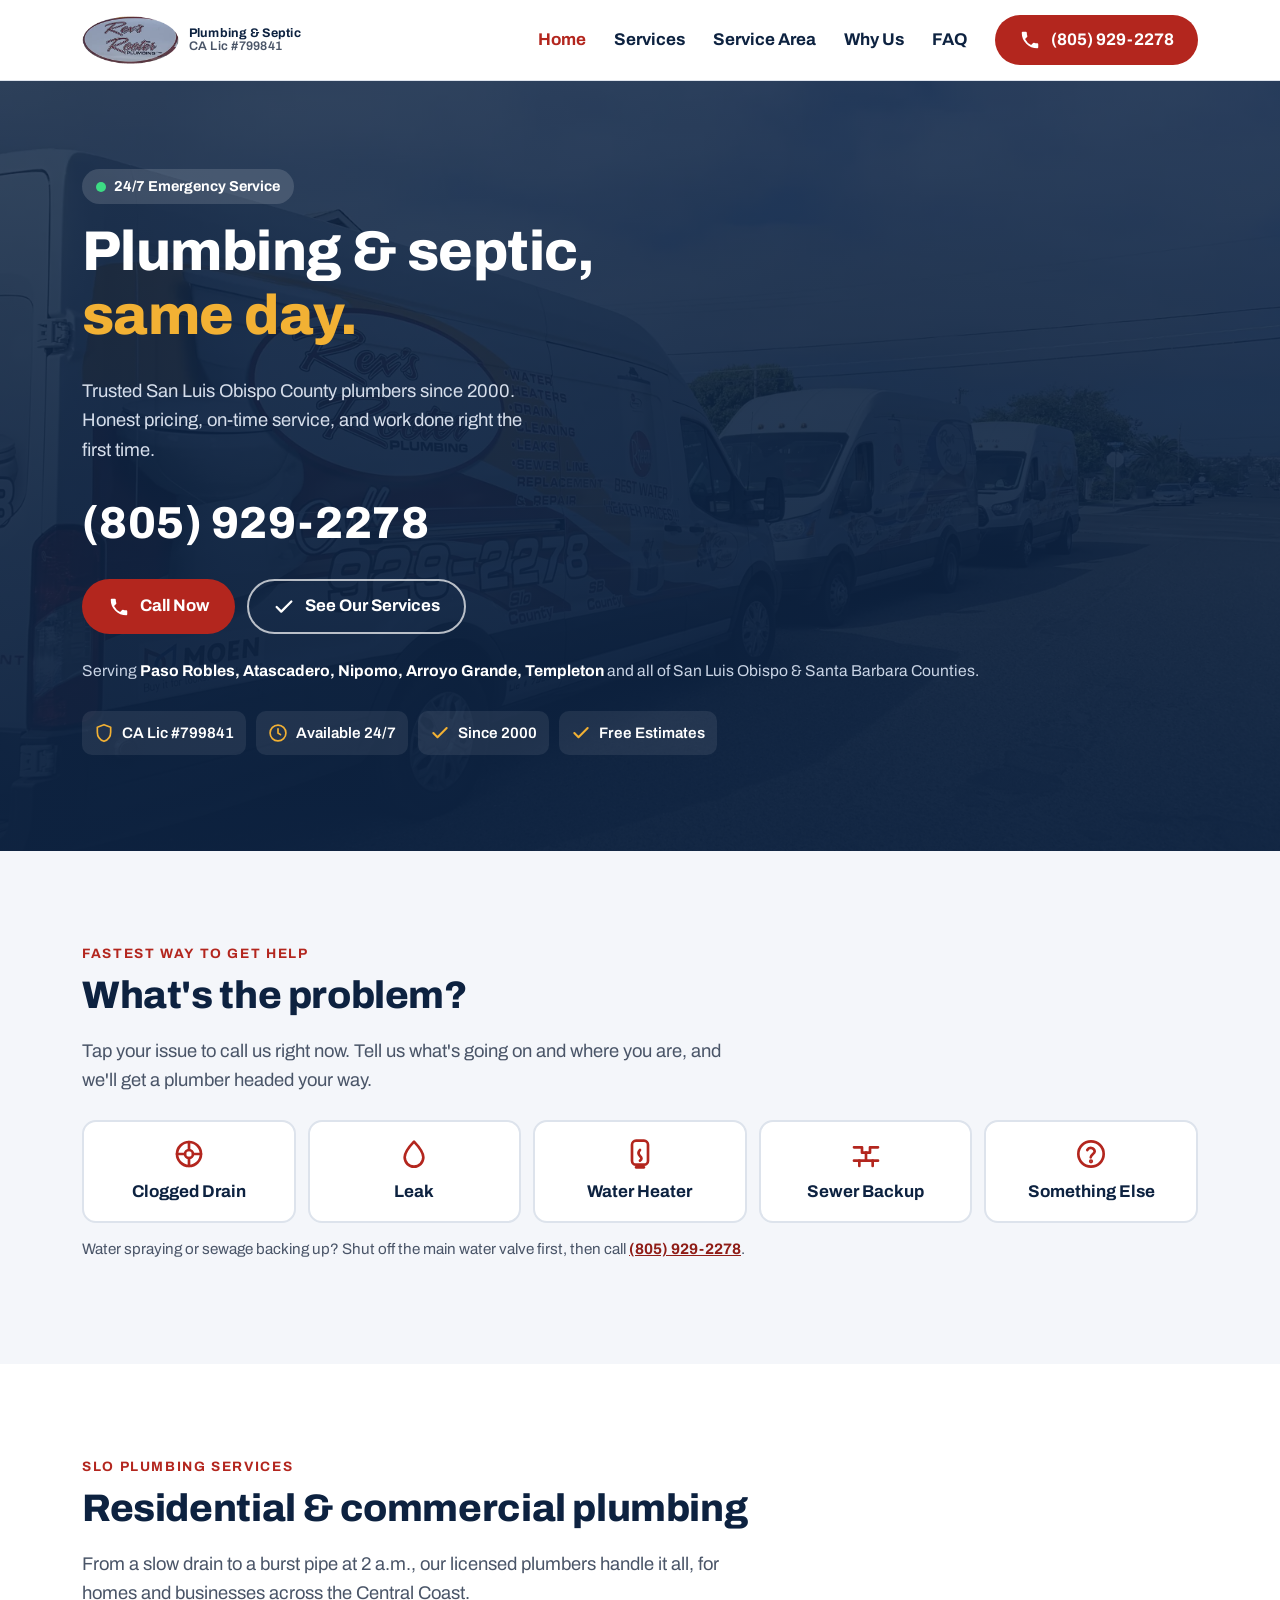
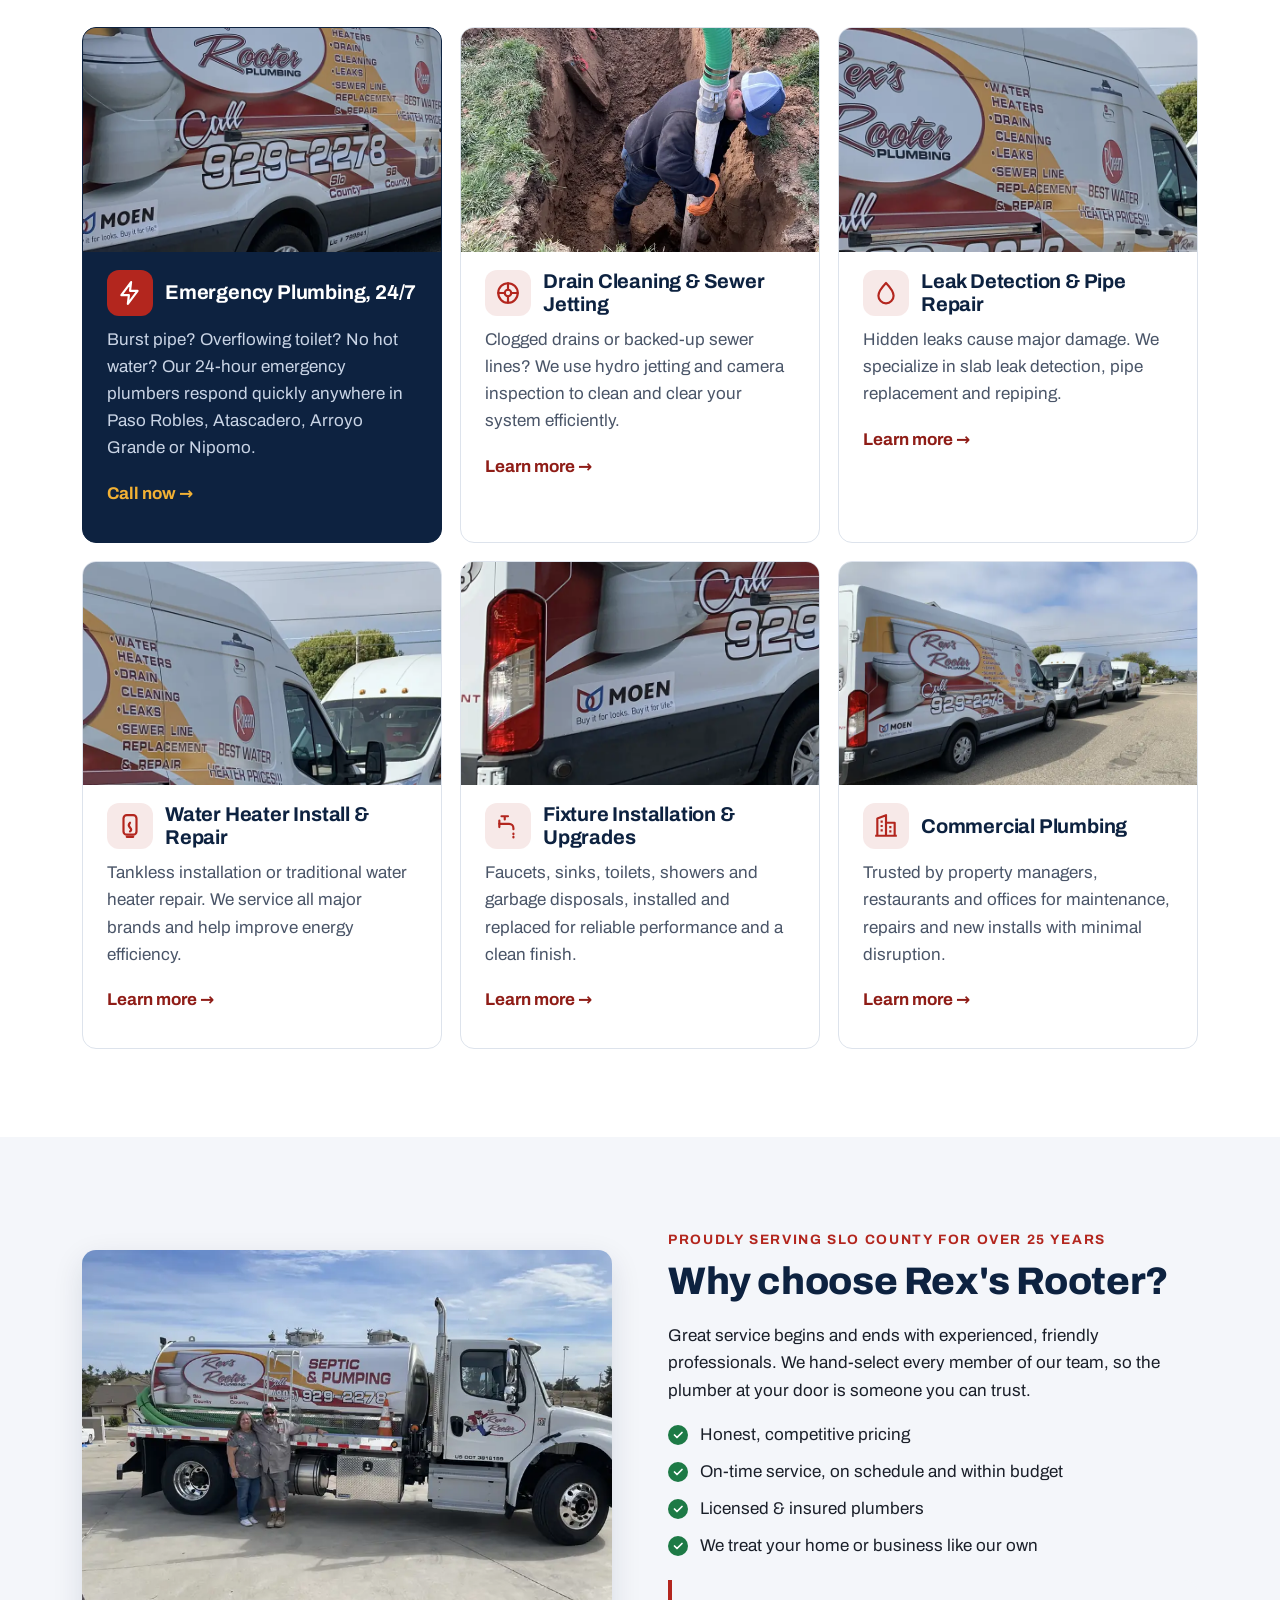
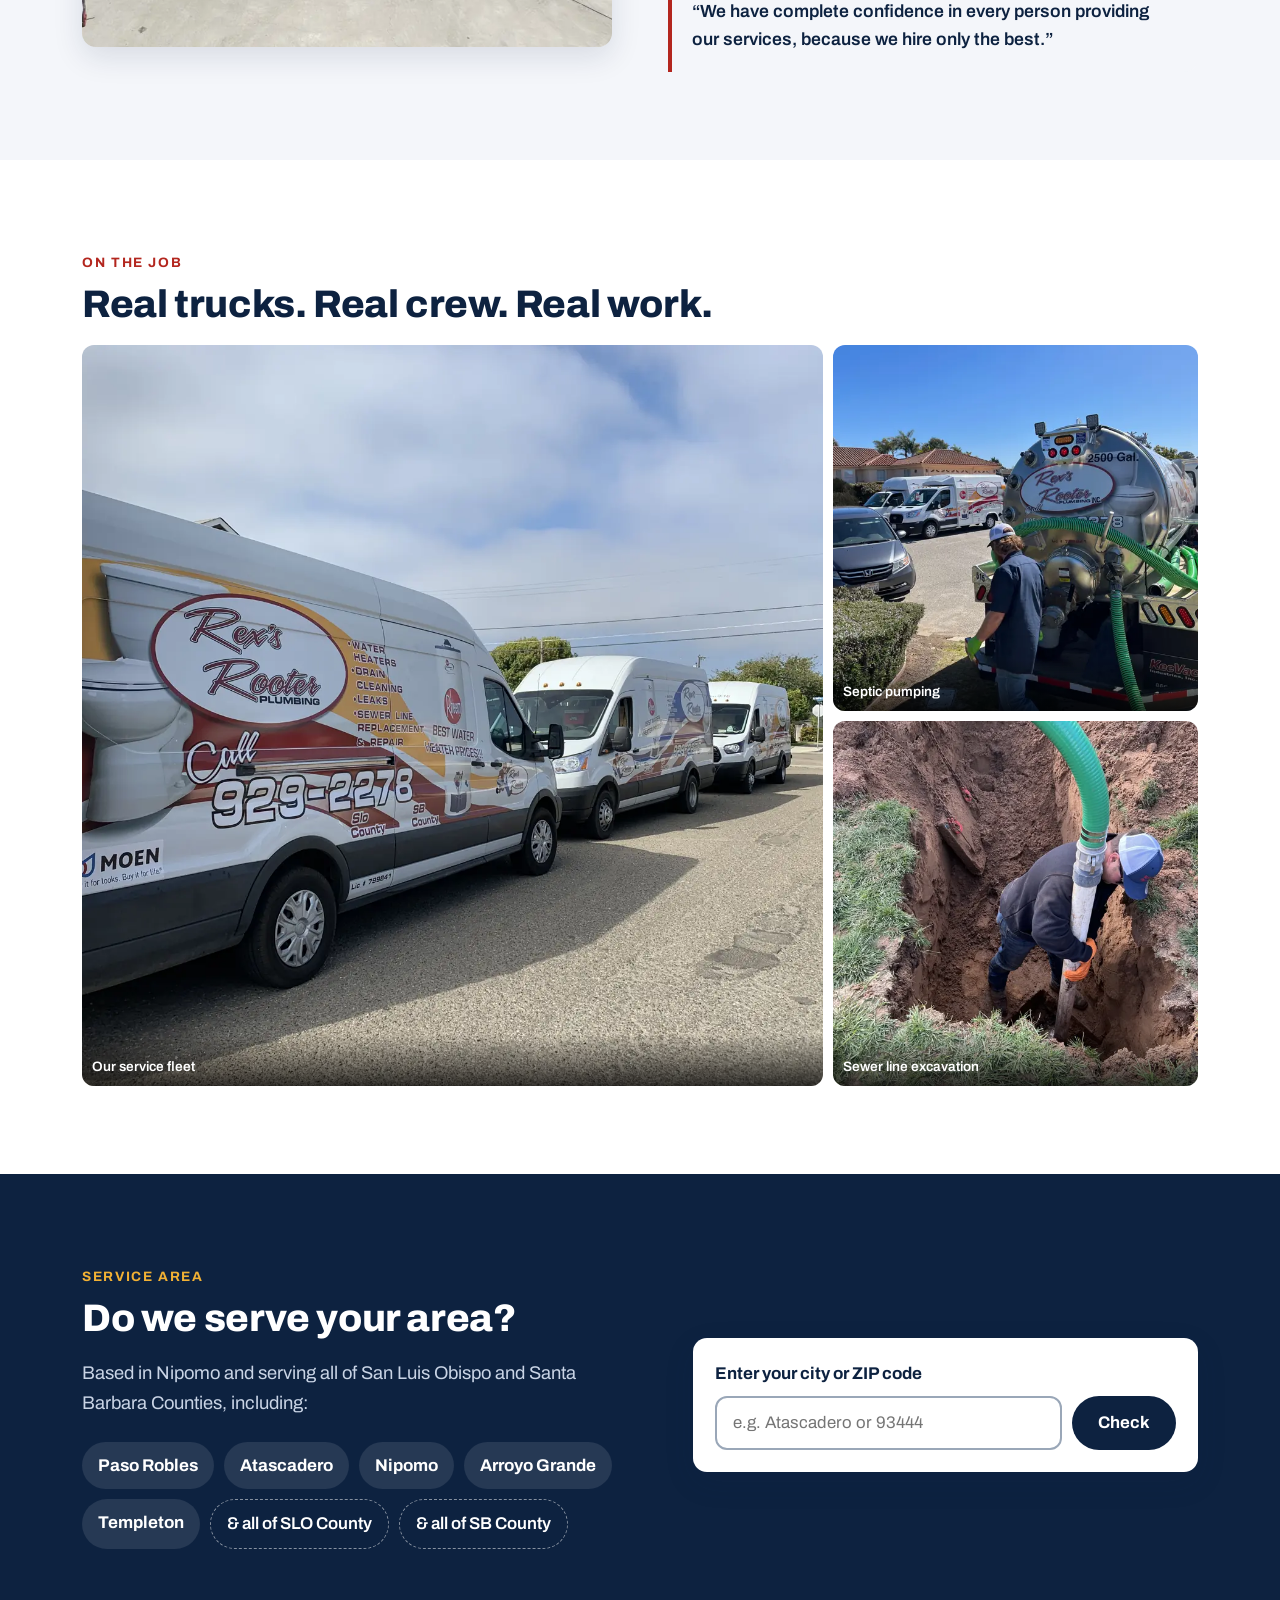
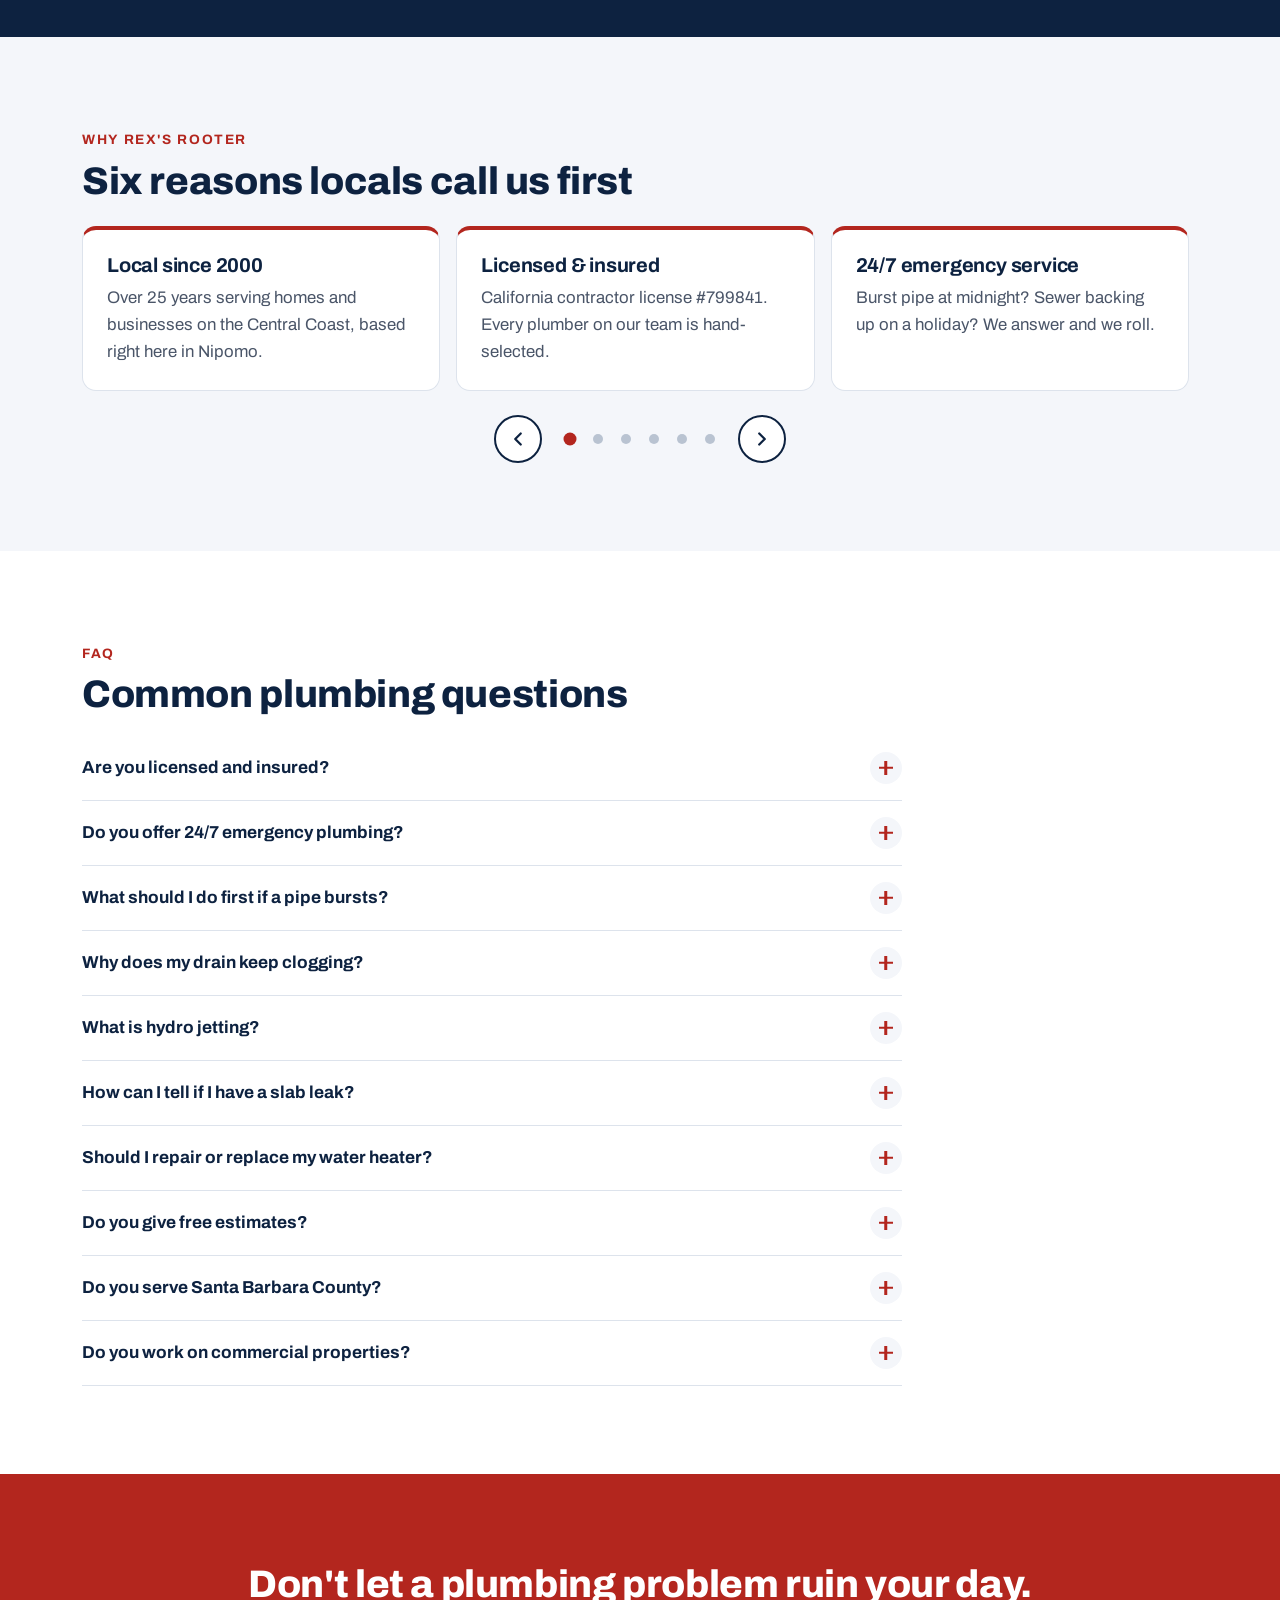
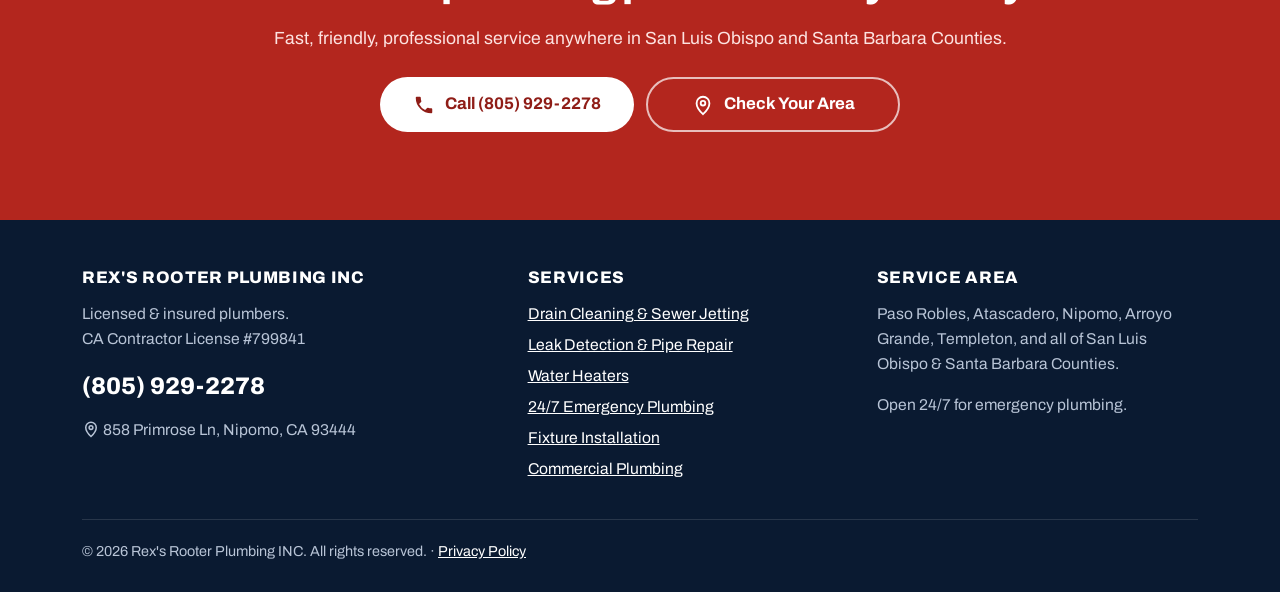
<file: index.html>
<!doctype html>
<html lang="en" class="no-js">
<head>
<meta charset="utf-8">
<meta name="viewport" content="width=device-width, initial-scale=1">
<title>Rex's Rooter Plumbing | 24/7 Plumber in Nipomo, Paso Robles &amp; SLO County</title>
<meta name="description" content="Rex's Rooter Plumbing has served San Luis Obispo County since 2000. Drain cleaning, leak repair, water heaters, septic and 24/7 emergency plumbing. Call (805) 929-2278.">
<link rel="canonical" href="https://mathias1-creator.github.io/Rex-Rooter/">
<meta name="theme-color" content="#0d2240">
<meta property="og:type" content="website">
<meta property="og:title" content="Rex's Rooter Plumbing | 24/7 Plumber in San Luis Obispo County">
<meta property="og:description" content="Licensed &amp; insured plumbing and septic service since 2000. Call (805) 929-2278.">
<meta property="og:image" content="https://mathias1-creator.github.io/Rex-Rooter/images/fleet-vans-1600.jpg">
<link rel="icon" href="data:image/svg+xml,%3Csvg xmlns='http://www.w3.org/2000/svg' viewBox='0 0 64 64'%3E%3Crect width='64' height='64' rx='14' fill='%23b3261e'/%3E%3Ctext x='32' y='44' font-family='Arial' font-weight='800' font-size='34' fill='white' text-anchor='middle'%3ER%3C/text%3E%3C/svg%3E">
<link rel="preload" as="image" href="images/fleet-vans-800.webp" imagesrcset="images/fleet-vans-800.webp 800w, images/fleet-vans-1600.webp 1600w" imagesizes="100vw">
<link rel="preload" href="fonts/archivo-800.woff2" as="font" type="font/woff2" crossorigin>
<link rel="stylesheet" href="css/styles.css?v=6">
<script type="application/ld+json">
{
  "@context": "https://schema.org",
  "@type": "Plumber",
  "name": "Rex's Rooter Plumbing INC",
  "url": "https://mathias1-creator.github.io/Rex-Rooter/",
  "telephone": "+1-805-929-2278",
  "logo": "https://mathias1-creator.github.io/Rex-Rooter/images/logo.webp",
  "image": "https://mathias1-creator.github.io/Rex-Rooter/images/fleet-vans-1600.jpg",
  "description": "Licensed (CA Lic #799841) residential and commercial plumbing and septic service in San Luis Obispo and Santa Barbara Counties since 2000. 24/7 emergency plumbing.",
  "foundingDate": "2000",
  "address": {
    "@type": "PostalAddress",
    "streetAddress": "858 Primrose Ln",
    "addressLocality": "Nipomo",
    "addressRegion": "CA",
    "postalCode": "93444",
    "addressCountry": "US"
  },
  "areaServed": [
    {"@type": "AdministrativeArea", "name": "Santa Barbara County, CA"},
    {"@type": "City", "name": "Paso Robles"},
    {"@type": "City", "name": "Atascadero"},
    {"@type": "City", "name": "Nipomo"},
    {"@type": "City", "name": "Arroyo Grande"},
    {"@type": "City", "name": "Templeton"},
    {"@type": "AdministrativeArea", "name": "San Luis Obispo County, CA"}
  ],
  "openingHoursSpecification": {
    "@type": "OpeningHoursSpecification",
    "dayOfWeek": ["Monday","Tuesday","Wednesday","Thursday","Friday","Saturday","Sunday"],
    "opens": "00:00",
    "closes": "23:59"
  },
  "hasOfferCatalog": {
    "@type": "OfferCatalog",
    "name": "Plumbing Services",
    "itemListElement": [
      {"@type": "Offer", "itemOffered": {"@type": "Service", "name": "Drain Cleaning & Sewer Jetting"}},
      {"@type": "Offer", "itemOffered": {"@type": "Service", "name": "Leak Detection & Pipe Repair"}},
      {"@type": "Offer", "itemOffered": {"@type": "Service", "name": "Water Heater Installation & Repair"}},
      {"@type": "Offer", "itemOffered": {"@type": "Service", "name": "24/7 Emergency Plumbing"}},
      {"@type": "Offer", "itemOffered": {"@type": "Service", "name": "Fixture Installation & Upgrades"}},
      {"@type": "Offer", "itemOffered": {"@type": "Service", "name": "Commercial Plumbing"}}
    ]
  }
}
</script>
</head>
<body>
<svg width="0" height="0" style="position:absolute" aria-hidden="true">
  <symbol id="i-phone" viewBox="0 0 24 24"><path fill="currentColor" d="M6.6 10.8a15.1 15.1 0 006.6 6.6l2.2-2.2a1 1 0 011-.25 11.4 11.4 0 003.6.57 1 1 0 011 1V20a1 1 0 01-1 1A17 17 0 013 4a1 1 0 011-1h3.5a1 1 0 011 1c0 1.25.2 2.45.57 3.6a1 1 0 01-.25 1z"/></symbol>
  <symbol id="i-check" viewBox="0 0 24 24"><path fill="none" stroke="currentColor" stroke-width="2.5" stroke-linecap="round" stroke-linejoin="round" d="M20 6L9 17l-5-5"/></symbol>
  <symbol id="i-drain" viewBox="0 0 24 24"><g fill="none" stroke="currentColor" stroke-width="2" stroke-linecap="round"><circle cx="12" cy="12" r="9"/><circle cx="12" cy="12" r="3"/><path d="M12 3v6M12 15v6M3 12h6M15 12h6"/></g></symbol>
  <symbol id="i-drop" viewBox="0 0 24 24"><path fill="none" stroke="currentColor" stroke-width="2" stroke-linejoin="round" d="M12 2.7S5 10 5 14.5a7 7 0 0014 0C19 10 12 2.7 12 2.7z"/></symbol>
  <symbol id="i-heater" viewBox="0 0 24 24"><g fill="none" stroke="currentColor" stroke-width="2" stroke-linecap="round"><rect x="6" y="2" width="12" height="18" rx="3"/><path d="M9 22h6M12 9c-1.5 1.5-1.5 3 0 4.5S13.5 16 12 17"/></g></symbol>
  <symbol id="i-sewer" viewBox="0 0 24 24"><g fill="none" stroke="currentColor" stroke-width="2" stroke-linecap="round" stroke-linejoin="round"><path d="M3 7h6v4h6V7h6"/><path d="M3 17h18"/><path d="M7 21v-4M17 21v-4M12 11v6"/></g></symbol>
  <symbol id="i-help" viewBox="0 0 24 24"><g fill="none" stroke="currentColor" stroke-width="2" stroke-linecap="round"><circle cx="12" cy="12" r="9.5"/><path d="M9.2 9a3 3 0 015.6 1c0 2-3 2.5-3 4.5"/><circle cx="12" cy="17.5" r=".6" fill="currentColor"/></g></symbol>
  <symbol id="i-bolt" viewBox="0 0 24 24"><path fill="none" stroke="currentColor" stroke-width="2" stroke-linejoin="round" d="M13 2L4 14h7l-1 8 9-12h-7z"/></symbol>
  <symbol id="i-faucet" viewBox="0 0 24 24"><g fill="none" stroke="currentColor" stroke-width="2" stroke-linecap="round" stroke-linejoin="round"><path d="M4 10h9a4 4 0 014 4v1"/><path d="M4 7v6M9 6V3M6 3h6M17 19v.5M17 22v.5"/></g></symbol>
  <symbol id="i-building" viewBox="0 0 24 24"><g fill="none" stroke="currentColor" stroke-width="2" stroke-linejoin="round"><path d="M4 21V5l8-3v19M12 9h8v12M2 21h20M7 8h2M7 12h2M7 16h2M15 13h2M15 17h2"/></g></symbol>
  <symbol id="i-shield" viewBox="0 0 24 24"><path fill="none" stroke="currentColor" stroke-width="2" stroke-linejoin="round" d="M12 2l8 3v6c0 5-3.4 9.3-8 11-4.6-1.7-8-6-8-11V5z"/></symbol>
  <symbol id="i-clock" viewBox="0 0 24 24"><g fill="none" stroke="currentColor" stroke-width="2" stroke-linecap="round"><circle cx="12" cy="12" r="9.5"/><path d="M12 7v5l3 2"/></g></symbol>
  <symbol id="i-pin" viewBox="0 0 24 24"><g fill="none" stroke="currentColor" stroke-width="2"><path d="M12 22s7-6.5 7-12a7 7 0 00-14 0c0 5.5 7 12 7 12z"/><circle cx="12" cy="10" r="2.5"/></g></symbol>
  <symbol id="i-left" viewBox="0 0 24 24"><path fill="none" stroke="currentColor" stroke-width="2.5" stroke-linecap="round" stroke-linejoin="round" d="M15 18l-6-6 6-6"/></symbol>
  <symbol id="i-right" viewBox="0 0 24 24"><path fill="none" stroke="currentColor" stroke-width="2.5" stroke-linecap="round" stroke-linejoin="round" d="M9 18l6-6-6-6"/></symbol>
</svg>

<a class="skip-link" href="#main">Skip to main content</a>

<header class="site-header">
  <div class="container header-inner">
    <a class="brand" href="./" aria-label="Rex's Rooter Plumbing home">
      <img class="brand-logo" src="images/logo.webp" alt="Rex's Rooter Plumbing Inc." width="104" height="52">
      <span class="brand-text"><span class="brand-sub">Plumbing &amp; Septic</span><span class="brand-sub">CA Lic #799841</span></span>
    </a>
    <button class="nav-toggle" type="button" aria-expanded="false" aria-controls="site-nav" aria-label="Open menu"><span></span></button>
    <nav class="site-nav" id="site-nav" aria-label="Main">
      <ul>
        <li><a href="./" aria-current="page">Home</a></li>
        <li><a href="services.html">Services</a></li>
        <li><a href="#service-area">Service Area</a></li>
        <li><a href="#why-rex">Why Us</a></li>
        <li><a href="#faq">FAQ</a></li>
        <li><a class="btn btn--red" href="tel:+18059292278"><svg aria-hidden="true"><use href="#i-phone"/></svg>(805) 929-2278</a></li>
      </ul>
    </nav>
  </div>
</header>

<main id="main">
  <!-- HERO -->
  <section class="hero" aria-labelledby="hero-title">
    <div class="hero-media">
      <img src="images/fleet-vans-800.webp" srcset="images/fleet-vans-800.webp 800w, images/fleet-vans-1600.webp 1600w" sizes="100vw" alt="" width="1600" height="1200" fetchpriority="high">
    </div>
    <div class="container hero-inner">
      <span class="badge" data-status><span class="dot" aria-hidden="true"></span><span class="label">24/7 Emergency Service</span></span>
      <h1 id="hero-title">Plumbing &amp; septic, <em>same day.</em></h1>
      <p class="hero-sub">Trusted San Luis Obispo County plumbers since 2000. Honest pricing, on-time service, and work done right the first time.</p>
      <a class="hero-phone" href="tel:+18059292278" aria-label="Call (805) 929-2278">(805) 929-2278</a>
      <div class="hero-ctas">
        <a class="btn btn--red" href="tel:+18059292278"><svg aria-hidden="true"><use href="#i-phone"/></svg>Call Now</a>
        <a class="btn btn--ghost" href="services.html"><svg aria-hidden="true"><use href="#i-check"/></svg>See Our Services</a>
      </div>
      <p class="hero-area">Serving <strong>Paso Robles, Atascadero, Nipomo, Arroyo Grande, Templeton</strong> and all of San Luis Obispo &amp; Santa Barbara Counties.</p>
      <ul class="trust-row">
        <li><svg aria-hidden="true"><use href="#i-shield"/></svg>CA Lic #799841</li>
        <li><svg aria-hidden="true"><use href="#i-clock"/></svg>Available 24/7</li>
        <li><svg aria-hidden="true"><use href="#i-check"/></svg>Since 2000</li>
        <li><svg aria-hidden="true"><use href="#i-check"/></svg>Free Estimates</li>
      </ul>
    </div>
  </section>

  <!-- PROBLEM PICKER -->
  <section class="section section--soft" id="problem" aria-labelledby="problem-title">
    <div class="container reveal">
      <span class="eyebrow">Fastest way to get help</span>
      <h2 id="problem-title">What's the problem?</h2>
      <p class="lead">Tap your issue to call us right now. Tell us what's going on and where you are, and we'll get a plumber headed your way.</p>
      <div class="picker">
        <button type="button" data-issue="clogged drain"><svg aria-hidden="true"><use href="#i-drain"/></svg>Clogged Drain</button>
        <button type="button" data-issue="leak"><svg aria-hidden="true"><use href="#i-drop"/></svg>Leak</button>
        <button type="button" data-issue="water heater problem"><svg aria-hidden="true"><use href="#i-heater"/></svg>Water Heater</button>
        <button type="button" data-issue="sewer backup"><svg aria-hidden="true"><use href="#i-sewer"/></svg>Sewer Backup</button>
        <button type="button" data-issue="other"><svg aria-hidden="true"><use href="#i-help"/></svg>Something Else</button>
      </div>
      <p class="picker-note" id="picker-status" role="status" aria-live="polite">Water spraying or sewage backing up? Shut off the main water valve first, then call <a href="tel:+18059292278"><strong>(805) 929-2278</strong></a>.</p>
    </div>
  </section>

  <!-- SERVICES -->
  <section class="section" id="services" aria-labelledby="services-title">
    <div class="container">
      <div class="reveal">
        <span class="eyebrow">SLO plumbing services</span>
        <h2 id="services-title">Residential &amp; commercial plumbing</h2>
        <p class="lead">From a slow drain to a burst pipe at 2&nbsp;a.m., our licensed plumbers handle it all, for homes and businesses across the Central Coast.</p>
      </div>
      <div class="grid grid--services">
        <article class="card card--featured reveal">
          <img class="card-img" src="images/svc-emergency-800.webp" alt="Rex's Rooter van with the company phone number, 929-2278" width="800" height="600" loading="lazy" decoding="async">
          <h3><span class="icon-chip"><svg aria-hidden="true"><use href="#i-bolt"/></svg></span>Emergency Plumbing, 24/7</h3>
          <p>Burst pipe? Overflowing toilet? No hot water? Our 24-hour emergency plumbers respond quickly anywhere in Paso Robles, Atascadero, Arroyo Grande or Nipomo.</p>
          <a class="card-link" href="tel:+18059292278">Call now &rarr;</a>
        </article>
        <article class="card reveal">
          <img class="card-img" src="images/sewer-excavation-800.webp" alt="Rex's Rooter plumber repairing an underground sewer line" width="800" height="600" loading="lazy" decoding="async">
          <h3><span class="icon-chip"><svg aria-hidden="true"><use href="#i-drain"/></svg></span>Drain Cleaning &amp; Sewer Jetting</h3>
          <p>Clogged drains or backed-up sewer lines? We use hydro jetting and camera inspection to clean and clear your system efficiently.</p>
          <a class="card-link" href="services.html#drain-cleaning">Learn more &rarr;</a>
        </article>
        <article class="card reveal">
          <img class="card-img" src="images/svc-leaks-800.webp" alt="Rex's Rooter van listing water heaters, drain cleaning, leaks and sewer line repair" width="800" height="600" loading="lazy" decoding="async">
          <h3><span class="icon-chip"><svg aria-hidden="true"><use href="#i-drop"/></svg></span>Leak Detection &amp; Pipe Repair</h3>
          <p>Hidden leaks cause major damage. We specialize in slab leak detection, pipe replacement and repiping.</p>
          <a class="card-link" href="services.html#leak-detection">Learn more &rarr;</a>
        </article>
        <article class="card reveal">
          <img class="card-img" src="images/svc-water-heaters-800.webp" alt="Rex's Rooter van advertising water heaters and Best Water Heater Prices" width="800" height="600" loading="lazy" decoding="async">
          <h3><span class="icon-chip"><svg aria-hidden="true"><use href="#i-heater"/></svg></span>Water Heater Install &amp; Repair</h3>
          <p>Tankless installation or traditional water heater repair. We service all major brands and help improve energy efficiency.</p>
          <a class="card-link" href="services.html#water-heaters">Learn more &rarr;</a>
        </article>
        <article class="card reveal">
          <img class="card-img" src="images/svc-fixtures-800.webp" alt="Rex's Rooter service van with the company phone number" width="800" height="600" loading="lazy" decoding="async">
          <h3><span class="icon-chip"><svg aria-hidden="true"><use href="#i-faucet"/></svg></span>Fixture Installation &amp; Upgrades</h3>
          <p>Faucets, sinks, toilets, showers and garbage disposals, installed and replaced for reliable performance and a clean finish.</p>
          <a class="card-link" href="services.html#fixtures">Learn more &rarr;</a>
        </article>
        <article class="card reveal">
          <img class="card-img" src="images/fleet-vans-800.webp" alt="Rex's Rooter fleet of service vans" width="800" height="600" loading="lazy" decoding="async">
          <h3><span class="icon-chip"><svg aria-hidden="true"><use href="#i-building"/></svg></span>Commercial Plumbing</h3>
          <p>Trusted by property managers, restaurants and offices for maintenance, repairs and new installs with minimal disruption.</p>
          <a class="card-link" href="services.html#commercial">Learn more &rarr;</a>
        </article>
      </div>
    </div>
  </section>

  <!-- WHY US -->
  <section class="section section--soft" aria-labelledby="why-title">
    <div class="container split">
      <div class="reveal">
        <img src="images/septic-truck-team-800.webp" srcset="images/septic-truck-team-800.webp 800w, images/septic-truck-team-1600.webp 1600w" sizes="(min-width:1024px) 560px, 100vw" alt="Rex's Rooter team standing beside the company septic and pumping truck" width="800" height="600" loading="lazy" decoding="async">
      </div>
      <div class="reveal">
        <span class="eyebrow">Proudly serving SLO County for over 25 years</span>
        <h2 id="why-title">Why choose Rex's Rooter?</h2>
        <p>Great service begins and ends with experienced, friendly professionals. We hand-select every member of our team, so the plumber at your door is someone you can trust.</p>
        <ul class="checklist">
          <li>Honest, competitive pricing</li>
          <li>On-time service, on schedule and within budget</li>
          <li>Licensed &amp; insured plumbers</li>
          <li>We treat your home or business like our own</li>
        </ul>
        <blockquote class="pull">&ldquo;We have complete confidence in every person providing our services, because we hire only the best.&rdquo;</blockquote>
      </div>
    </div>
  </section>

  <!-- GALLERY -->
  <section class="section" aria-labelledby="work-title">
    <div class="container">
      <div class="reveal">
        <span class="eyebrow">On the job</span>
        <h2 id="work-title">Real trucks. Real crew. Real work.</h2>
      </div>
      <div class="gallery reveal">
        <figure>
          <img src="images/fleet-vans-800.webp" srcset="images/fleet-vans-800.webp 800w, images/fleet-vans-1600.webp 1600w" sizes="(min-width:768px) 66vw, 100vw" alt="Three Rex's Rooter service vans parked in a row on a residential street" width="800" height="600" loading="lazy" decoding="async">
          <figcaption>Our service fleet</figcaption>
        </figure>
        <figure>
          <img src="images/septic-pumping-800.webp" alt="Rex's Rooter technician pumping a septic system from the vacuum truck at a home" width="800" height="600" loading="lazy" decoding="async">
          <figcaption>Septic pumping</figcaption>
        </figure>
        <figure>
          <img src="images/sewer-excavation-800.webp" alt="Rex's Rooter plumber working in an excavated trench on an underground sewer line" width="600" height="800" loading="lazy" decoding="async">
          <figcaption>Sewer line excavation</figcaption>
        </figure>
      </div>
    </div>
  </section>

  <!-- SERVICE AREA -->
  <section class="section section--navy" id="service-area" aria-labelledby="area-title">
    <div class="container area-grid">
      <div class="reveal">
        <span class="eyebrow">Service area</span>
        <h2 id="area-title">Do we serve your area?</h2>
        <p class="lead">Based in Nipomo and serving all of San Luis Obispo and Santa Barbara Counties, including:</p>
        <ul class="city-list">
          <li>Paso Robles</li><li>Atascadero</li><li>Nipomo</li><li>Arroyo Grande</li><li>Templeton</li><li class="more">&amp; all of SLO County</li><li class="more">&amp; all of SB County</li>
        </ul>
      </div>
      <div class="checker reveal">
        <form id="area-form" novalidate>
          <label for="area-input">Enter your city or ZIP code</label>
          <div class="checker-row">
            <input id="area-input" name="area" type="text" inputmode="text" autocomplete="postal-code" placeholder="e.g. Atascadero or 93444" required>
            <button class="btn btn--navy" type="submit">Check</button>
          </div>
        </form>
        <div id="area-result" class="checker-result" role="status" aria-live="polite" tabindex="-1"></div>
      </div>
    </div>
  </section>

  <!-- REVIEWS -->
  <section class="section section--soft" id="why-rex" aria-labelledby="reviews-title">
    <div class="container">
      <div class="reveal">
        <span class="eyebrow">Why Rex's Rooter</span>
        <h2 id="reviews-title">Six reasons locals call us first</h2>
      </div>
      <div class="carousel reveal" data-carousel aria-roledescription="carousel" aria-label="Reasons to choose Rex's Rooter">
        <div class="carousel-track" tabindex="0">
          <!-- To add real customer reviews later, copy one of these cards and add the review text, name and city. -->
          <article class="review" aria-roledescription="slide" aria-label="1 of 6">
            <h3>Local since 2000</h3>
            <p>Over 25 years serving homes and businesses on the Central Coast, based right here in Nipomo.</p>
          </article>
          <article class="review" aria-roledescription="slide" aria-label="2 of 6">
            <h3>Licensed &amp; insured</h3>
            <p>California contractor license #799841. Every plumber on our team is hand-selected.</p>
          </article>
          <article class="review" aria-roledescription="slide" aria-label="3 of 6">
            <h3>24/7 emergency service</h3>
            <p>Burst pipe at midnight? Sewer backing up on a holiday? We answer and we roll.</p>
          </article>
          <article class="review" aria-roledescription="slide" aria-label="4 of 6">
            <h3>Plumbing <em>and</em> septic</h3>
            <p>One call covers it: drains, leaks, water heaters, sewer lines, and septic pumping with our own truck.</p>
          </article>
          <article class="review" aria-roledescription="slide" aria-label="5 of 6">
            <h3>Best water heater prices</h3>
            <p>Tankless or traditional, repair or replacement. We service all major brands.</p>
          </article>
          <article class="review" aria-roledescription="slide" aria-label="6 of 6">
            <h3>Free estimates</h3>
            <p>Honest, competitive pricing up front. Call for a free estimate.</p>
          </article>
        </div>
        <div class="carousel-controls">
          <button class="carousel-btn" type="button" data-prev aria-label="Previous"><svg aria-hidden="true"><use href="#i-left"/></svg></button>
          <div class="carousel-dots"></div>
          <button class="carousel-btn" type="button" data-next aria-label="Next"><svg aria-hidden="true"><use href="#i-right"/></svg></button>
        </div>
      </div>
    </div>
  </section>

  <!-- FAQ -->
  <section class="section" id="faq" aria-labelledby="faq-title">
    <div class="container">
      <div class="reveal">
        <span class="eyebrow">FAQ</span>
        <h2 id="faq-title">Common plumbing questions</h2>
      </div>
      <div class="faq reveal">
        <div class="faq-item">
          <h3><button class="faq-q" type="button" aria-expanded="false" aria-controls="faq-9">Are you licensed and insured?<span class="plus" aria-hidden="true"></span></button></h3>
          <div class="faq-a" id="faq-9"><div><p>Yes. Rex's Rooter Plumbing Inc. is a licensed and insured California contractor, license #799841.</p></div></div>
        </div>
        <div class="faq-item">
          <h3><button class="faq-q" type="button" aria-expanded="false" aria-controls="faq-1">Do you offer 24/7 emergency plumbing?<span class="plus" aria-hidden="true"></span></button></h3>
          <div class="faq-a" id="faq-1"><div><p>Yes. Our emergency plumbers are available 24/7 for burst pipes, overflowing toilets, sewer backups and no-hot-water calls. Call <a href="tel:+18059292278">(805) 929-2278</a> any time.</p></div></div>
        </div>
        <div class="faq-item">
          <h3><button class="faq-q" type="button" aria-expanded="false" aria-controls="faq-2">What should I do first if a pipe bursts?<span class="plus" aria-hidden="true"></span></button></h3>
          <div class="faq-a" id="faq-2"><div><p>Shut off the main water valve (usually where the water line enters the house, or at the meter near the street). Turn off the water heater if the leak is near it, move valuables out of the way, then call us.</p></div></div>
        </div>
        <div class="faq-item">
          <h3><button class="faq-q" type="button" aria-expanded="false" aria-controls="faq-3">Why does my drain keep clogging?<span class="plus" aria-hidden="true"></span></button></h3>
          <div class="faq-a" id="faq-3"><div><p>Repeat clogs usually mean buildup deeper in the line, like grease, roots or scale, that a plunger or store-bought cleaner can't reach. A camera inspection shows the real cause, and hydro jetting scours the pipe clean instead of just poking a hole through the clog.</p></div></div>
        </div>
        <div class="faq-item">
          <h3><button class="faq-q" type="button" aria-expanded="false" aria-controls="faq-4">What is hydro jetting?<span class="plus" aria-hidden="true"></span></button></h3>
          <div class="faq-a" id="faq-4"><div><p>Hydro jetting sends high-pressure water through your drain or sewer line to flush out grease, sludge, debris and roots. It cleans the full width of the pipe, so it's a longer-lasting fix than snaking alone.</p></div></div>
        </div>
        <div class="faq-item">
          <h3><button class="faq-q" type="button" aria-expanded="false" aria-controls="faq-5">How can I tell if I have a slab leak?<span class="plus" aria-hidden="true"></span></button></h3>
          <div class="faq-a" id="faq-5"><div><p>Common signs are a water bill that jumps for no reason, warm spots on the floor, the sound of running water when everything is off, damp carpet, or cracks in flooring. If you notice any of these, call us for leak detection before it causes more damage.</p></div></div>
        </div>
        <div class="faq-item">
          <h3><button class="faq-q" type="button" aria-expanded="false" aria-controls="faq-6">Should I repair or replace my water heater?<span class="plus" aria-hidden="true"></span></button></h3>
          <div class="faq-a" id="faq-6"><div><p>It depends on the age of the unit and the problem. Many issues, like a bad thermostat, element or valve, can be repaired. If the tank itself is leaking or the unit is near the end of its life, replacement (including a tankless upgrade) often makes more sense. We service all major brands.</p></div></div>
        </div>
        <div class="faq-item">
          <h3><button class="faq-q" type="button" aria-expanded="false" aria-controls="faq-7">Do you give free estimates?<span class="plus" aria-hidden="true"></span></button></h3>
          <div class="faq-a" id="faq-7"><div><p>Yes. Call <a href="tel:+18059292278">(805) 929-2278</a> to request a free estimate.</p></div></div>
        </div>
        <div class="faq-item">
          <h3><button class="faq-q" type="button" aria-expanded="false" aria-controls="faq-10">Do you serve Santa Barbara County?<span class="plus" aria-hidden="true"></span></button></h3>
          <div class="faq-a" id="faq-10"><div><p>Yes. We serve both San Luis Obispo County and Santa Barbara County. Use the service area checker above or just call <a href="tel:+18059292278">(805) 929-2278</a>.</p></div></div>
        </div>
        <div class="faq-item">
          <h3><button class="faq-q" type="button" aria-expanded="false" aria-controls="faq-8">Do you work on commercial properties?<span class="plus" aria-hidden="true"></span></button></h3>
          <div class="faq-a" id="faq-8"><div><p>Yes. Property managers, restaurants and offices across the Central Coast trust us for maintenance, repairs and new installations, scheduled to keep disruption to a minimum.</p></div></div>
        </div>
      </div>
    </div>
  </section>

  <!-- CTA -->
  <section class="section cta-band" aria-labelledby="cta-title">
    <div class="container reveal">
      <h2 id="cta-title">Don't let a plumbing problem ruin your day.</h2>
      <p>Fast, friendly, professional service anywhere in San Luis Obispo and Santa Barbara Counties.</p>
      <div class="btn-row">
        <a class="btn btn--white" href="tel:+18059292278"><svg aria-hidden="true"><use href="#i-phone"/></svg>Call (805) 929-2278</a>
        <a class="btn btn--ghost" href="#service-area"><svg aria-hidden="true"><use href="#i-pin"/></svg>Check Your Area</a>
      </div>
    </div>
  </section>
</main>

<footer class="site-footer">
  <div class="container">
    <div class="footer-grid">
      <div>
        <h2>Rex's Rooter Plumbing INC</h2>
        <p>Licensed &amp; insured plumbers.<br>CA Contractor License #799841</p>
        <a class="footer-phone" href="tel:+18059292278">(805) 929-2278</a>
        <p style="margin-top:12px"><svg aria-hidden="true" width="18" height="18" style="vertical-align:-3px"><use href="#i-pin"/></svg> 858 Primrose Ln, Nipomo, CA 93444</p>
      </div>
      <div>
        <h2>Services</h2>
        <ul>
          <li><a href="services.html#drain-cleaning">Drain Cleaning &amp; Sewer Jetting</a></li>
          <li><a href="services.html#leak-detection">Leak Detection &amp; Pipe Repair</a></li>
          <li><a href="services.html#water-heaters">Water Heaters</a></li>
          <li><a href="services.html#emergency">24/7 Emergency Plumbing</a></li>
          <li><a href="services.html#fixtures">Fixture Installation</a></li>
          <li><a href="services.html#commercial">Commercial Plumbing</a></li>
        </ul>
      </div>
      <div>
        <h2>Service Area</h2>
        <p>Paso Robles, Atascadero, Nipomo, Arroyo Grande, Templeton, and all of San Luis Obispo &amp; Santa Barbara Counties.</p>
        <p>Open 24/7 for emergency plumbing.</p>
      </div>
    </div>
    <div class="footer-bottom">&copy; <span id="year">2026</span> Rex's Rooter Plumbing INC. All rights reserved. &middot; <a href="privacy.html">Privacy Policy</a></div>
  </div>
</footer>

<nav class="action-bar" aria-label="Quick contact">
  <a class="btn btn--red" href="tel:+18059292278"><svg aria-hidden="true"><use href="#i-phone"/></svg>Call Now (805) 929-2278</a>
</nav>

<script src="js/main.js?v=5" defer></script>
</body>
</html>
</file>
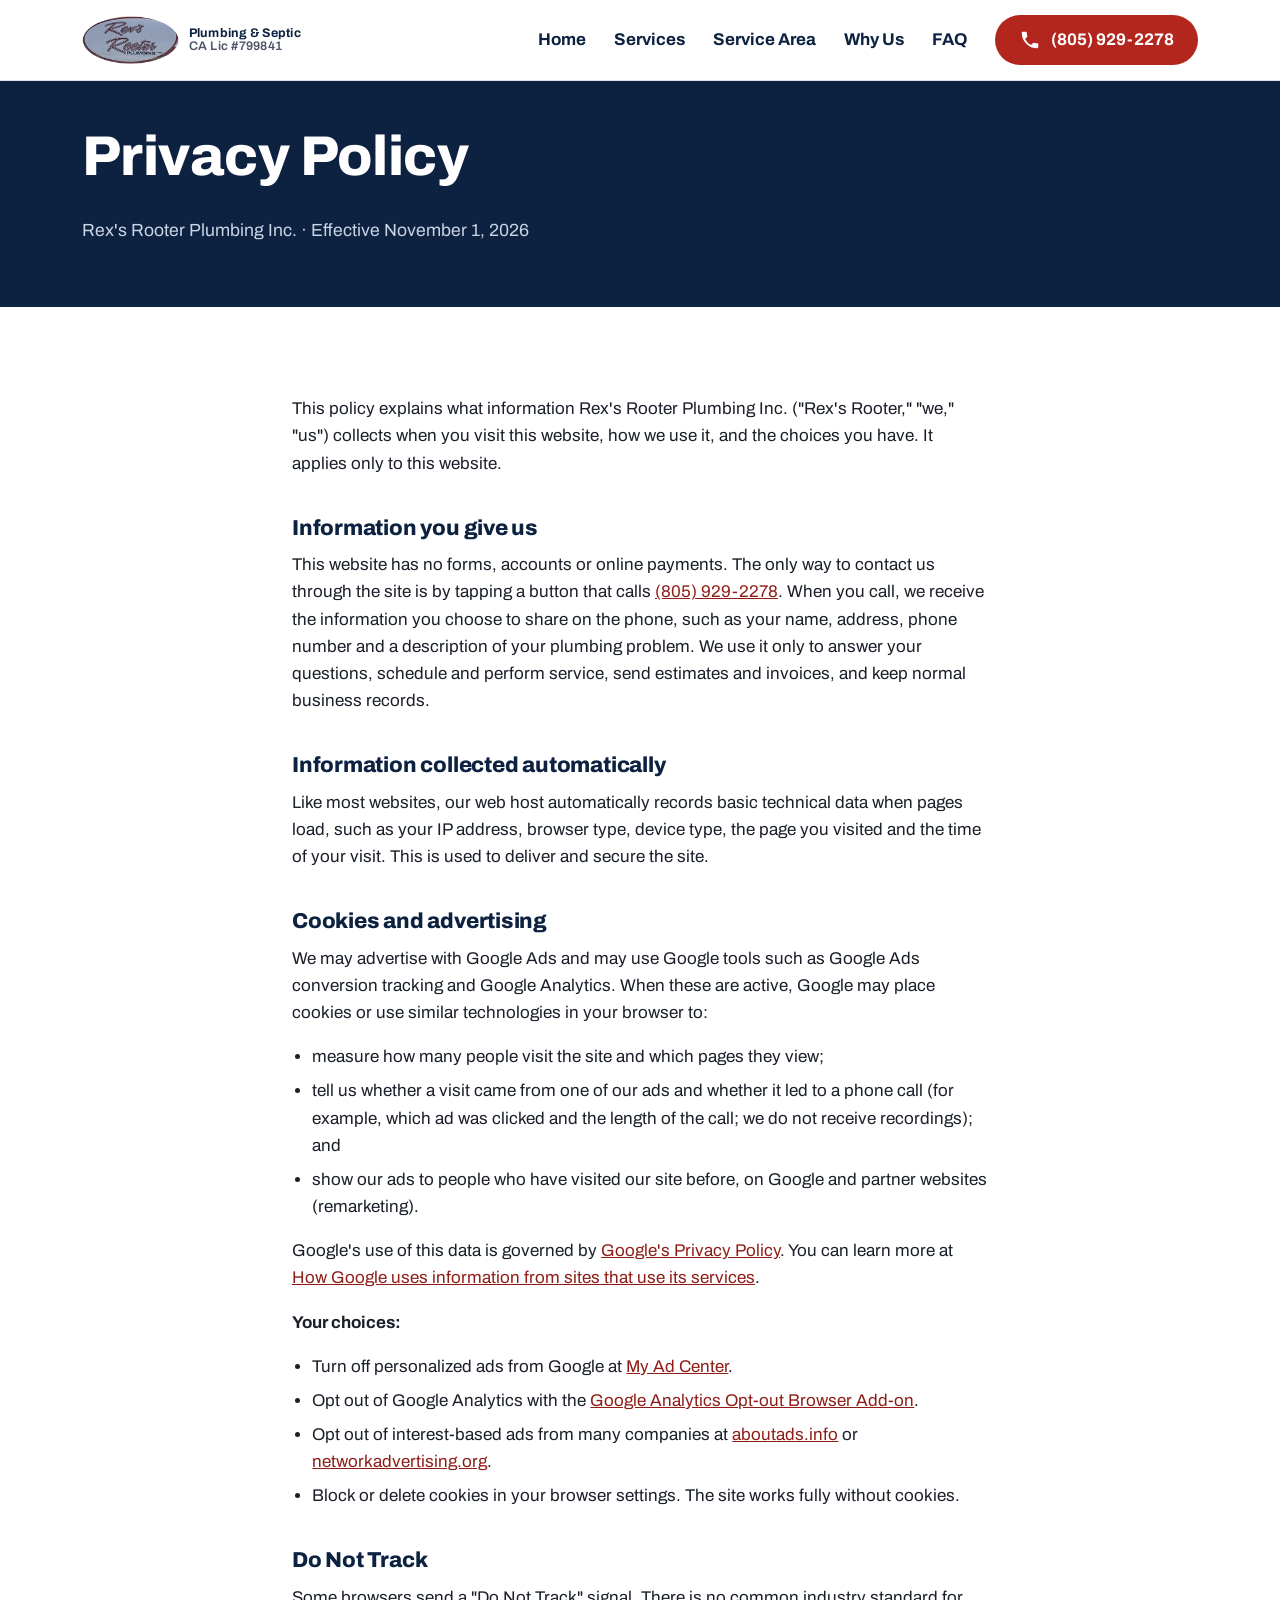
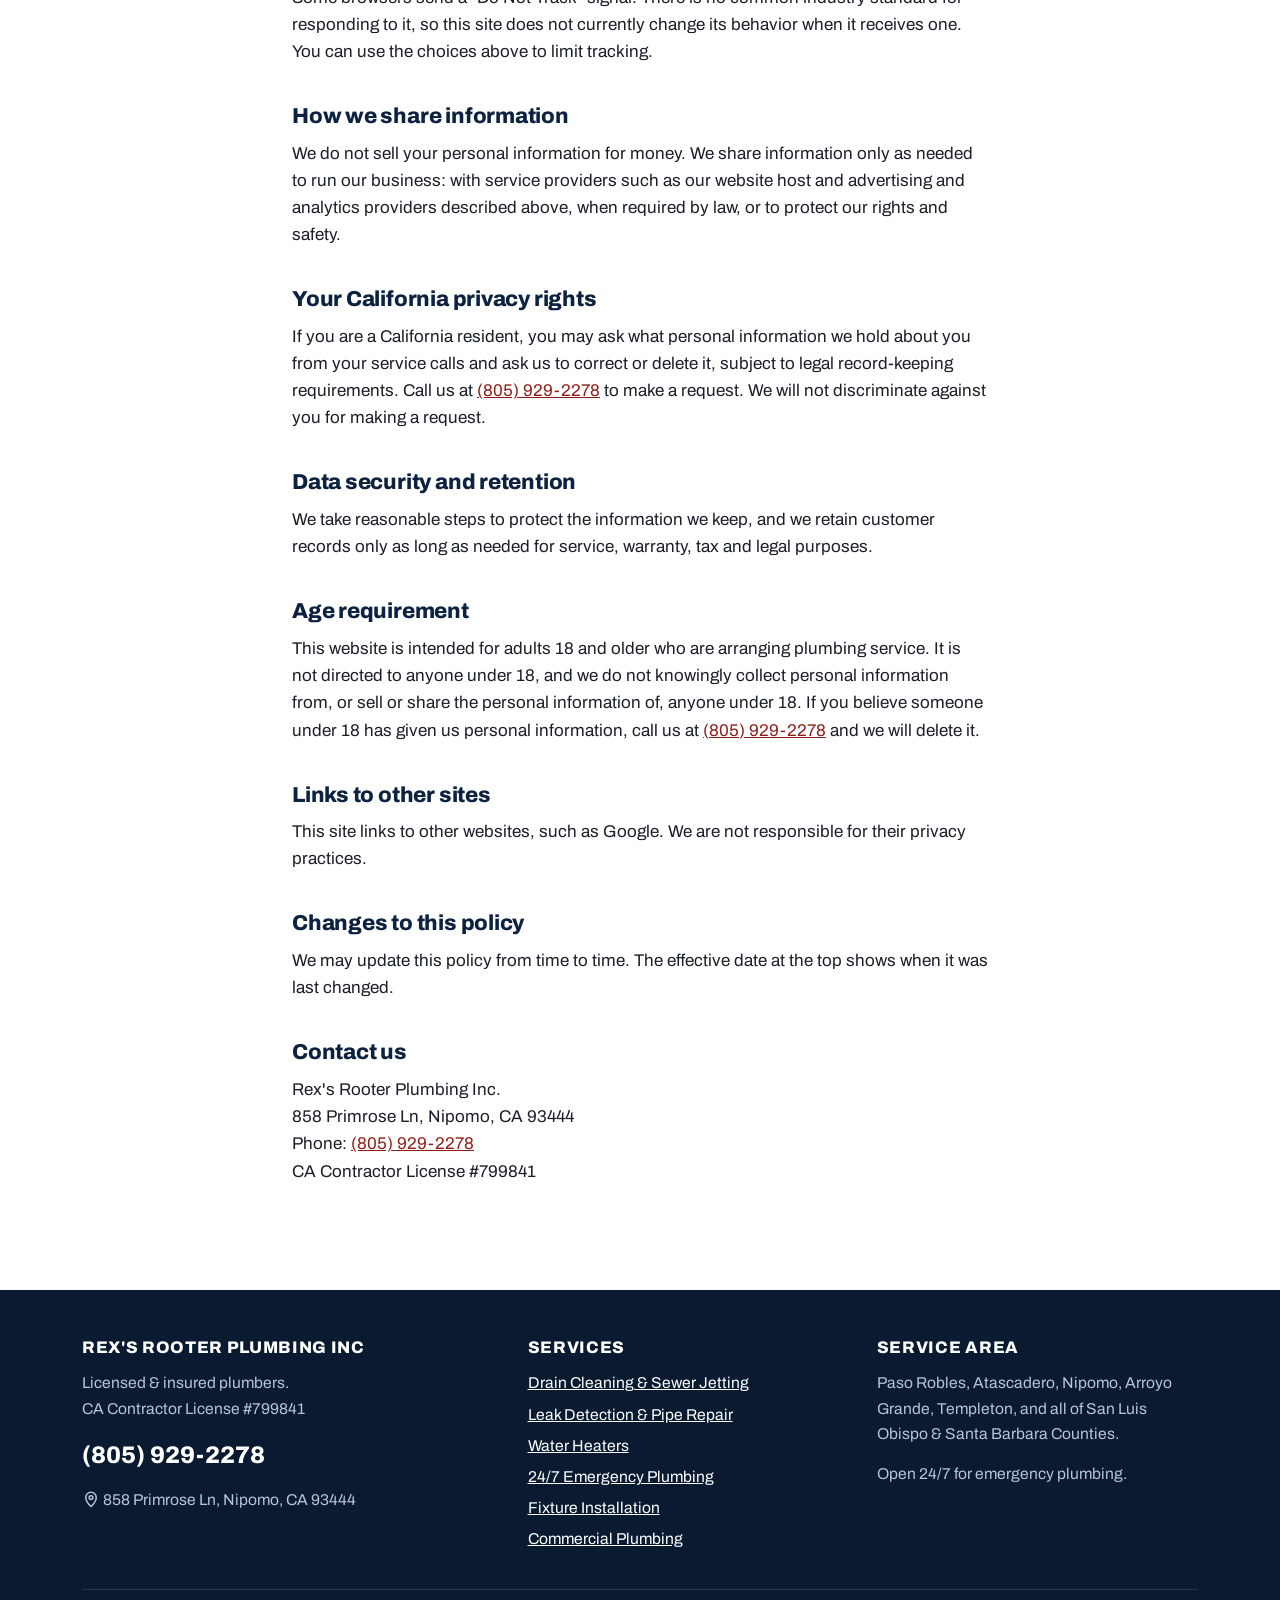
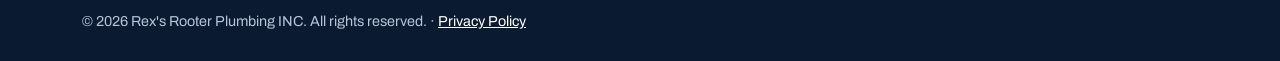
<file: privacy.html>
<!doctype html>
<html lang="en" class="no-js">
<head>
<meta charset="utf-8">
<meta name="viewport" content="width=device-width, initial-scale=1">
<title>Privacy Policy | Rex's Rooter Plumbing</title>
<meta name="description" content="How Rex's Rooter Plumbing Inc. handles information and cookies on this website, including Google Ads and how to opt out.">
<link rel="canonical" href="https://mathias1-creator.github.io/Rex-Rooter/privacy.html">
<meta name="theme-color" content="#0d2240">
<meta property="og:type" content="website">
<meta property="og:title" content="Privacy Policy | Rex's Rooter Plumbing">
<meta property="og:description" content="Licensed &amp; insured plumbing and septic service since 2000. Call (805) 929-2278.">
<meta property="og:image" content="https://mathias1-creator.github.io/Rex-Rooter/images/fleet-vans-1600.jpg">
<link rel="icon" href="data:image/svg+xml,%3Csvg xmlns='http://www.w3.org/2000/svg' viewBox='0 0 64 64'%3E%3Crect width='64' height='64' rx='14' fill='%23b3261e'/%3E%3Ctext x='32' y='44' font-family='Arial' font-weight='800' font-size='34' fill='white' text-anchor='middle'%3ER%3C/text%3E%3C/svg%3E">
<link rel="preload" href="fonts/archivo-800.woff2" as="font" type="font/woff2" crossorigin>
<link rel="stylesheet" href="css/styles.css?v=6">
</head>
<body>
<svg width="0" height="0" style="position:absolute" aria-hidden="true">
  <symbol id="i-phone" viewBox="0 0 24 24"><path fill="currentColor" d="M6.6 10.8a15.1 15.1 0 006.6 6.6l2.2-2.2a1 1 0 011-.25 11.4 11.4 0 003.6.57 1 1 0 011 1V20a1 1 0 01-1 1A17 17 0 013 4a1 1 0 011-1h3.5a1 1 0 011 1c0 1.25.2 2.45.57 3.6a1 1 0 01-.25 1z"/></symbol>
  <symbol id="i-check" viewBox="0 0 24 24"><path fill="none" stroke="currentColor" stroke-width="2.5" stroke-linecap="round" stroke-linejoin="round" d="M20 6L9 17l-5-5"/></symbol>
  <symbol id="i-drain" viewBox="0 0 24 24"><g fill="none" stroke="currentColor" stroke-width="2" stroke-linecap="round"><circle cx="12" cy="12" r="9"/><circle cx="12" cy="12" r="3"/><path d="M12 3v6M12 15v6M3 12h6M15 12h6"/></g></symbol>
  <symbol id="i-drop" viewBox="0 0 24 24"><path fill="none" stroke="currentColor" stroke-width="2" stroke-linejoin="round" d="M12 2.7S5 10 5 14.5a7 7 0 0014 0C19 10 12 2.7 12 2.7z"/></symbol>
  <symbol id="i-heater" viewBox="0 0 24 24"><g fill="none" stroke="currentColor" stroke-width="2" stroke-linecap="round"><rect x="6" y="2" width="12" height="18" rx="3"/><path d="M9 22h6M12 9c-1.5 1.5-1.5 3 0 4.5S13.5 16 12 17"/></g></symbol>
  <symbol id="i-sewer" viewBox="0 0 24 24"><g fill="none" stroke="currentColor" stroke-width="2" stroke-linecap="round" stroke-linejoin="round"><path d="M3 7h6v4h6V7h6"/><path d="M3 17h18"/><path d="M7 21v-4M17 21v-4M12 11v6"/></g></symbol>
  <symbol id="i-help" viewBox="0 0 24 24"><g fill="none" stroke="currentColor" stroke-width="2" stroke-linecap="round"><circle cx="12" cy="12" r="9.5"/><path d="M9.2 9a3 3 0 015.6 1c0 2-3 2.5-3 4.5"/><circle cx="12" cy="17.5" r=".6" fill="currentColor"/></g></symbol>
  <symbol id="i-bolt" viewBox="0 0 24 24"><path fill="none" stroke="currentColor" stroke-width="2" stroke-linejoin="round" d="M13 2L4 14h7l-1 8 9-12h-7z"/></symbol>
  <symbol id="i-faucet" viewBox="0 0 24 24"><g fill="none" stroke="currentColor" stroke-width="2" stroke-linecap="round" stroke-linejoin="round"><path d="M4 10h9a4 4 0 014 4v1"/><path d="M4 7v6M9 6V3M6 3h6M17 19v.5M17 22v.5"/></g></symbol>
  <symbol id="i-building" viewBox="0 0 24 24"><g fill="none" stroke="currentColor" stroke-width="2" stroke-linejoin="round"><path d="M4 21V5l8-3v19M12 9h8v12M2 21h20M7 8h2M7 12h2M7 16h2M15 13h2M15 17h2"/></g></symbol>
  <symbol id="i-shield" viewBox="0 0 24 24"><path fill="none" stroke="currentColor" stroke-width="2" stroke-linejoin="round" d="M12 2l8 3v6c0 5-3.4 9.3-8 11-4.6-1.7-8-6-8-11V5z"/></symbol>
  <symbol id="i-clock" viewBox="0 0 24 24"><g fill="none" stroke="currentColor" stroke-width="2" stroke-linecap="round"><circle cx="12" cy="12" r="9.5"/><path d="M12 7v5l3 2"/></g></symbol>
  <symbol id="i-pin" viewBox="0 0 24 24"><g fill="none" stroke="currentColor" stroke-width="2"><path d="M12 22s7-6.5 7-12a7 7 0 00-14 0c0 5.5 7 12 7 12z"/><circle cx="12" cy="10" r="2.5"/></g></symbol>
  <symbol id="i-left" viewBox="0 0 24 24"><path fill="none" stroke="currentColor" stroke-width="2.5" stroke-linecap="round" stroke-linejoin="round" d="M15 18l-6-6 6-6"/></symbol>
  <symbol id="i-right" viewBox="0 0 24 24"><path fill="none" stroke="currentColor" stroke-width="2.5" stroke-linecap="round" stroke-linejoin="round" d="M9 18l6-6-6-6"/></symbol>
</svg>

<a class="skip-link" href="#main">Skip to main content</a>

<header class="site-header">
  <div class="container header-inner">
    <a class="brand" href="./" aria-label="Rex's Rooter Plumbing home">
      <img class="brand-logo" src="images/logo.webp" alt="Rex's Rooter Plumbing Inc." width="104" height="52">
      <span class="brand-text"><span class="brand-sub">Plumbing &amp; Septic</span><span class="brand-sub">CA Lic #799841</span></span>
    </a>
    <button class="nav-toggle" type="button" aria-expanded="false" aria-controls="site-nav" aria-label="Open menu"><span></span></button>
    <nav class="site-nav" id="site-nav" aria-label="Main">
      <ul>
        <li><a href="./">Home</a></li>
        <li><a href="services.html">Services</a></li>
        <li><a href="./#service-area">Service Area</a></li>
        <li><a href="./#why-rex">Why Us</a></li>
        <li><a href="./#faq">FAQ</a></li>
        <li><a class="btn btn--red" href="tel:+18059292278"><svg aria-hidden="true"><use href="#i-phone"/></svg>(805) 929-2278</a></li>
      </ul>
    </nav>
  </div>
</header>

<main id="main">
  <section class="page-hero">
    <div class="container">
      <h1>Privacy Policy</h1>
      <p>Rex's Rooter Plumbing Inc. &middot; Effective November 1, 2026</p>
    </div>
  </section>
  <section class="section">
    <div class="container legal">
      <p>This policy explains what information Rex's Rooter Plumbing Inc. ("Rex's Rooter," "we," "us") collects when you visit this website, how we use it, and the choices you have. It applies only to this website.</p>

      <h2>Information you give us</h2>
      <p>This website has no forms, accounts or online payments. The only way to contact us through the site is by tapping a button that calls <a href="tel:+18059292278">(805) 929-2278</a>. When you call, we receive the information you choose to share on the phone, such as your name, address, phone number and a description of your plumbing problem. We use it only to answer your questions, schedule and perform service, send estimates and invoices, and keep normal business records.</p>

      <h2>Information collected automatically</h2>
      <p>Like most websites, our web host automatically records basic technical data when pages load, such as your IP address, browser type, device type, the page you visited and the time of your visit. This is used to deliver and secure the site.</p>

      <h2>Cookies and advertising</h2>
      <p>We may advertise with Google Ads and may use Google tools such as Google Ads conversion tracking and Google Analytics. When these are active, Google may place cookies or use similar technologies in your browser to:</p>
      <ul>
        <li>measure how many people visit the site and which pages they view;</li>
        <li>tell us whether a visit came from one of our ads and whether it led to a phone call (for example, which ad was clicked and the length of the call; we do not receive recordings); and</li>
        <li>show our ads to people who have visited our site before, on Google and partner websites (remarketing).</li>
      </ul>
      <p>Google's use of this data is governed by <a href="https://policies.google.com/privacy" rel="noopener">Google's Privacy Policy</a>. You can learn more at <a href="https://policies.google.com/technologies/partner-sites" rel="noopener">How Google uses information from sites that use its services</a>.</p>
      <p><strong>Your choices:</strong></p>
      <ul>
        <li>Turn off personalized ads from Google at <a href="https://myadcenter.google.com/" rel="noopener">My Ad Center</a>.</li>
        <li>Opt out of Google Analytics with the <a href="https://tools.google.com/dlpage/gaoptout" rel="noopener">Google Analytics Opt-out Browser Add-on</a>.</li>
        <li>Opt out of interest-based ads from many companies at <a href="https://optout.aboutads.info/" rel="noopener">aboutads.info</a> or <a href="https://optout.networkadvertising.org/" rel="noopener">networkadvertising.org</a>.</li>
        <li>Block or delete cookies in your browser settings. The site works fully without cookies.</li>
      </ul>

      <h2>Do Not Track</h2>
      <p>Some browsers send a "Do Not Track" signal. There is no common industry standard for responding to it, so this site does not currently change its behavior when it receives one. You can use the choices above to limit tracking.</p>

      <h2>How we share information</h2>
      <p>We do not sell your personal information for money. We share information only as needed to run our business: with service providers such as our website host and advertising and analytics providers described above, when required by law, or to protect our rights and safety.</p>

      <h2>Your California privacy rights</h2>
      <p>If you are a California resident, you may ask what personal information we hold about you from your service calls and ask us to correct or delete it, subject to legal record-keeping requirements. Call us at <a href="tel:+18059292278">(805) 929-2278</a> to make a request. We will not discriminate against you for making a request.</p>

      <h2>Data security and retention</h2>
      <p>We take reasonable steps to protect the information we keep, and we retain customer records only as long as needed for service, warranty, tax and legal purposes.</p>

      <h2>Age requirement</h2>
      <p>This website is intended for adults 18 and older who are arranging plumbing service. It is not directed to anyone under 18, and we do not knowingly collect personal information from, or sell or share the personal information of, anyone under 18. If you believe someone under 18 has given us personal information, call us at <a href="tel:+18059292278">(805) 929-2278</a> and we will delete it.</p>

      <h2>Links to other sites</h2>
      <p>This site links to other websites, such as Google. We are not responsible for their privacy practices.</p>

      <h2>Changes to this policy</h2>
      <p>We may update this policy from time to time. The effective date at the top shows when it was last changed.</p>

      <h2>Contact us</h2>
      <p>Rex's Rooter Plumbing Inc.<br>858 Primrose Ln, Nipomo, CA 93444<br>Phone: <a href="tel:+18059292278">(805) 929-2278</a><br>CA Contractor License #799841</p>
    </div>
  </section>
</main>

<footer class="site-footer">
  <div class="container">
    <div class="footer-grid">
      <div>
        <h2>Rex's Rooter Plumbing INC</h2>
        <p>Licensed &amp; insured plumbers.<br>CA Contractor License #799841</p>
        <a class="footer-phone" href="tel:+18059292278">(805) 929-2278</a>
        <p style="margin-top:12px"><svg aria-hidden="true" width="18" height="18" style="vertical-align:-3px"><use href="#i-pin"/></svg> 858 Primrose Ln, Nipomo, CA 93444</p>
      </div>
      <div>
        <h2>Services</h2>
        <ul>
          <li><a href="services.html#drain-cleaning">Drain Cleaning &amp; Sewer Jetting</a></li>
          <li><a href="services.html#leak-detection">Leak Detection &amp; Pipe Repair</a></li>
          <li><a href="services.html#water-heaters">Water Heaters</a></li>
          <li><a href="services.html#emergency">24/7 Emergency Plumbing</a></li>
          <li><a href="services.html#fixtures">Fixture Installation</a></li>
          <li><a href="services.html#commercial">Commercial Plumbing</a></li>
        </ul>
      </div>
      <div>
        <h2>Service Area</h2>
        <p>Paso Robles, Atascadero, Nipomo, Arroyo Grande, Templeton, and all of San Luis Obispo &amp; Santa Barbara Counties.</p>
        <p>Open 24/7 for emergency plumbing.</p>
      </div>
    </div>
    <div class="footer-bottom">&copy; <span id="year">2026</span> Rex's Rooter Plumbing INC. All rights reserved. &middot; <a href="privacy.html">Privacy Policy</a></div>
  </div>
</footer>

<nav class="action-bar" aria-label="Quick contact">
  <a class="btn btn--red" href="tel:+18059292278"><svg aria-hidden="true"><use href="#i-phone"/></svg>Call Now (805) 929-2278</a>
</nav>

<script src="js/main.js?v=5" defer></script>
</body>
</html>
</file>
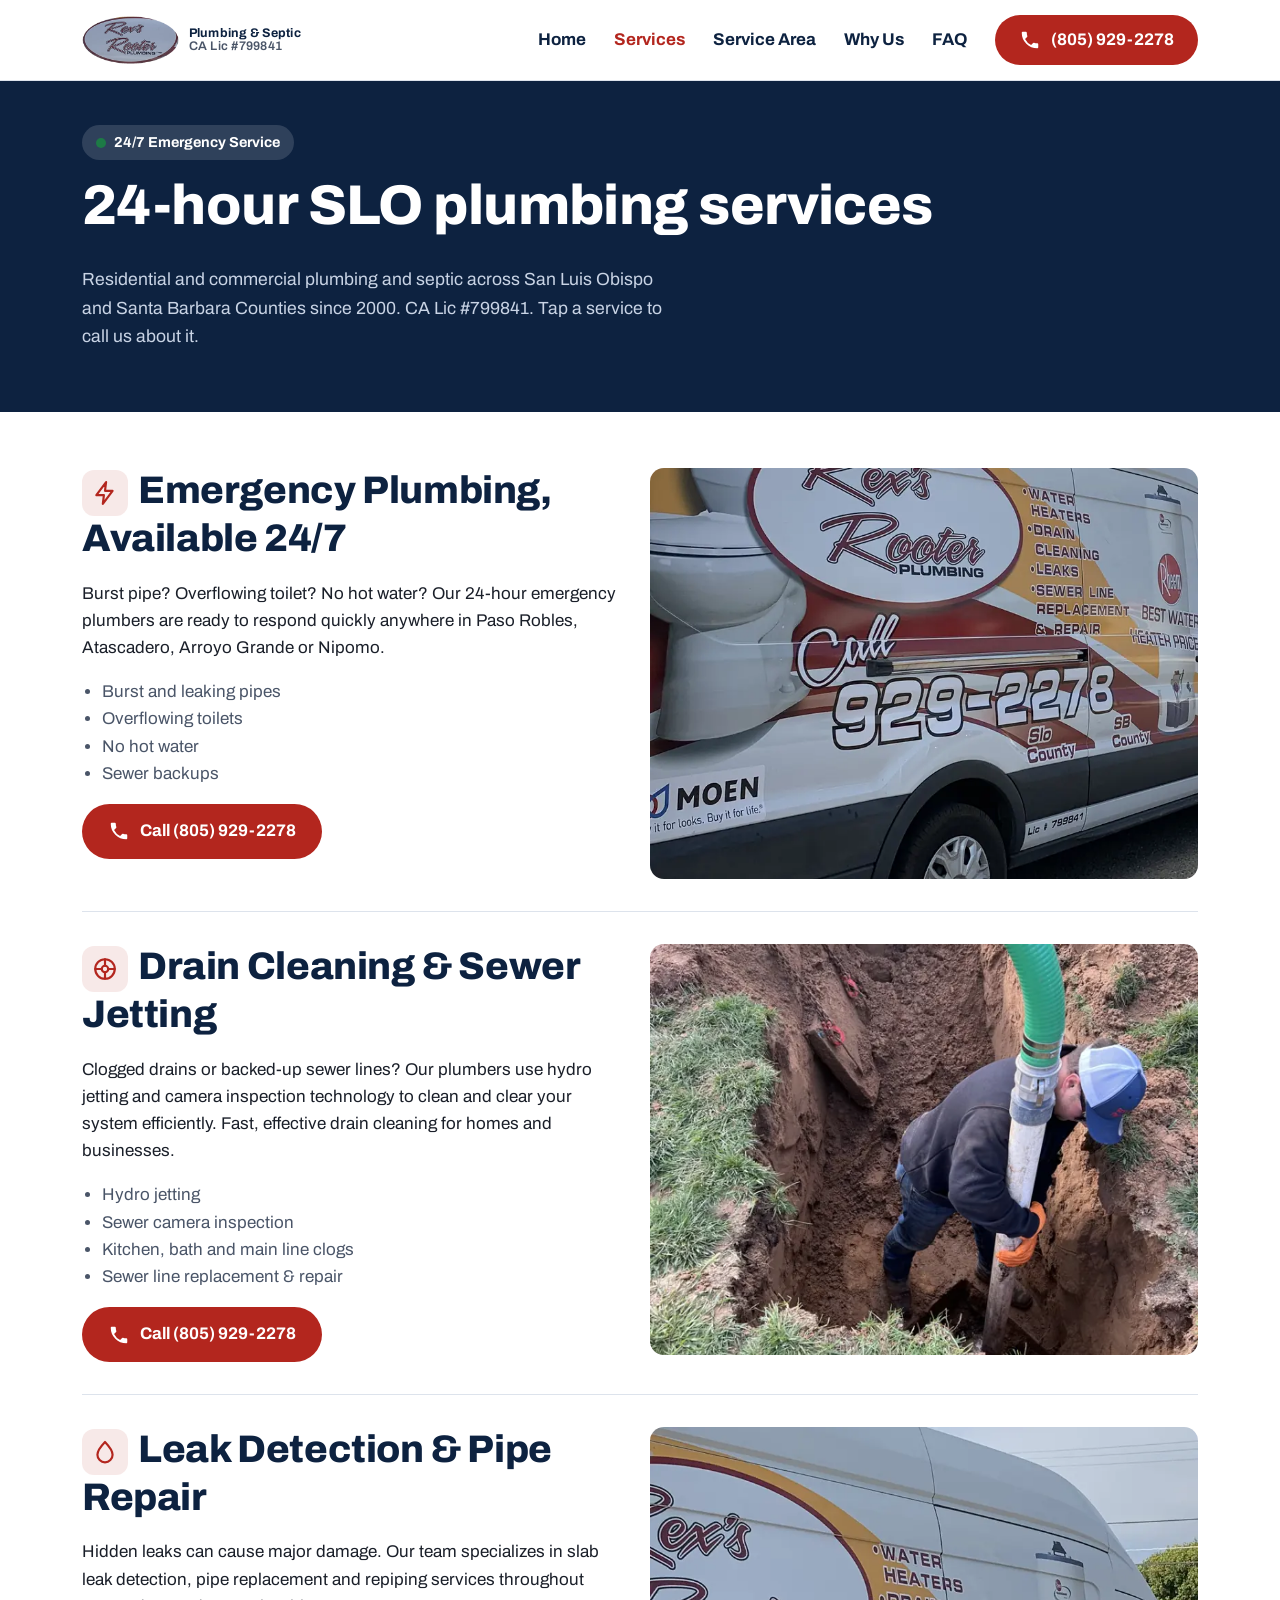
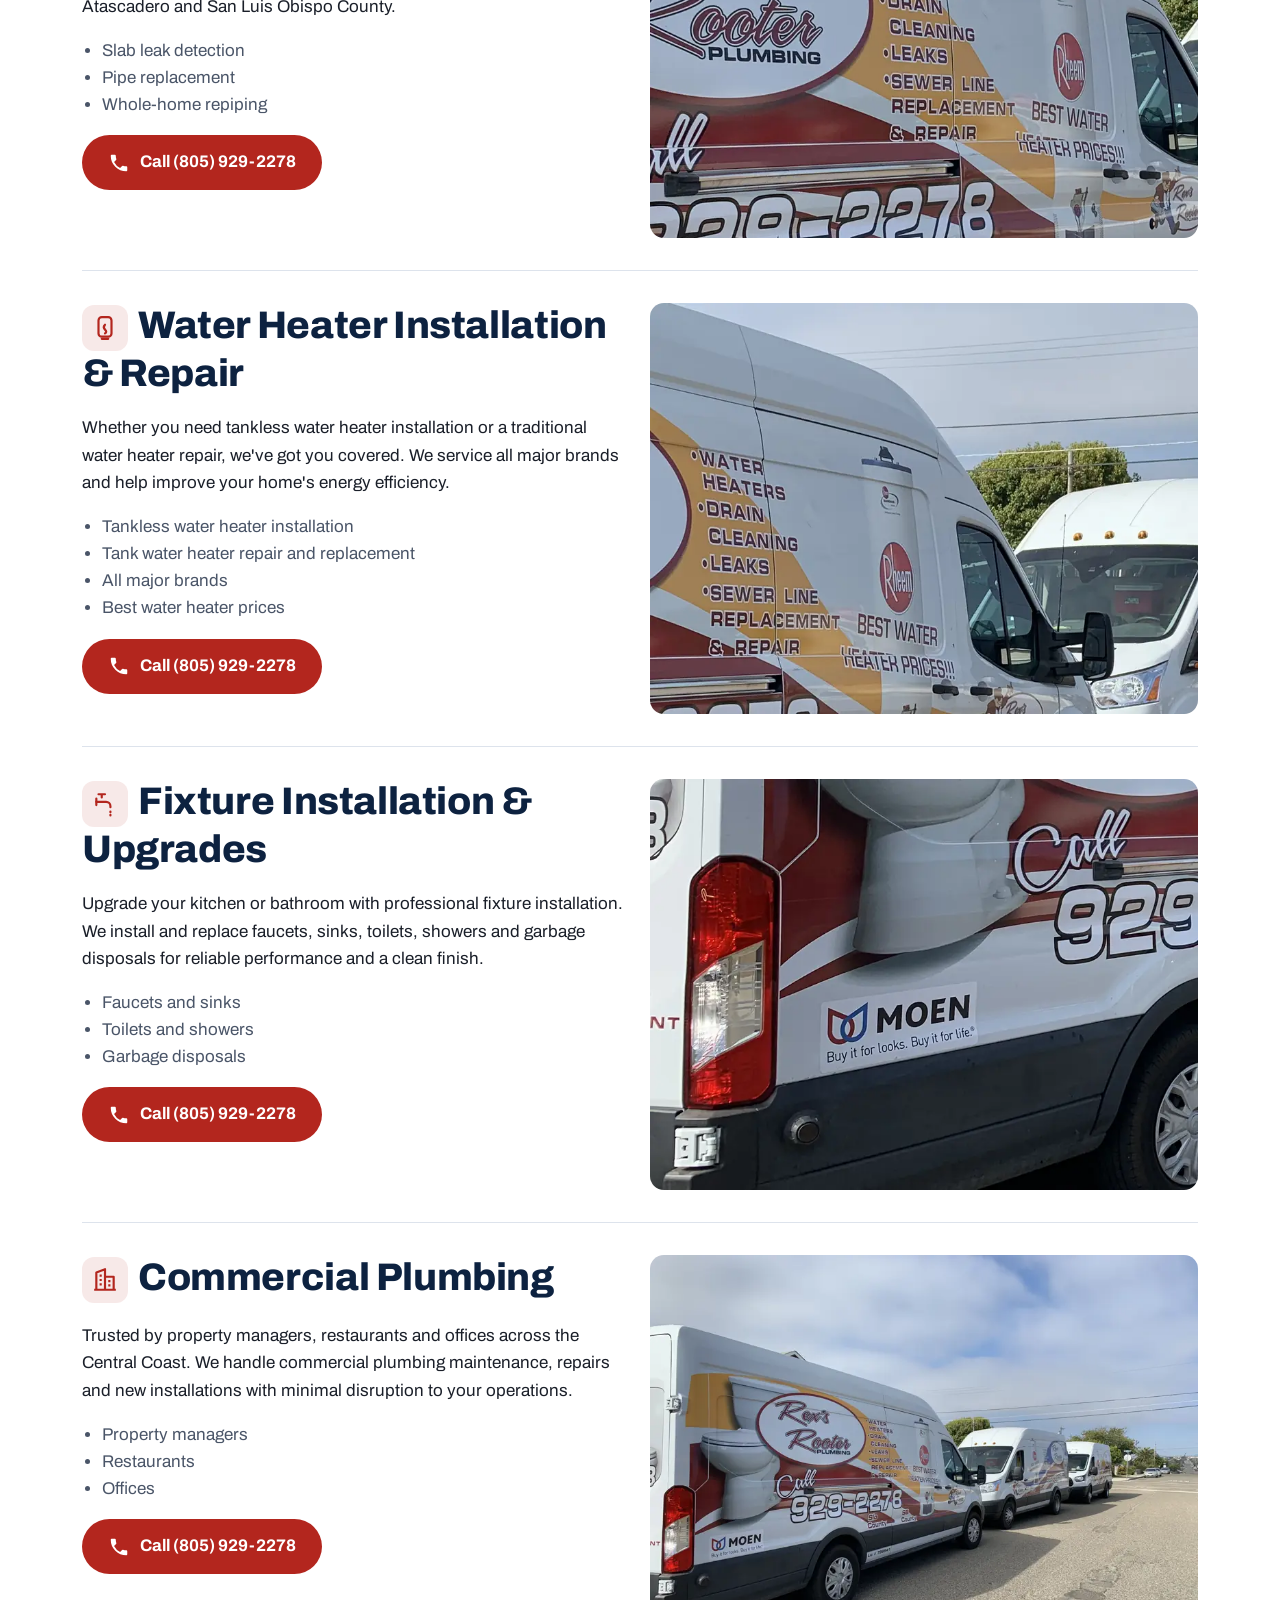
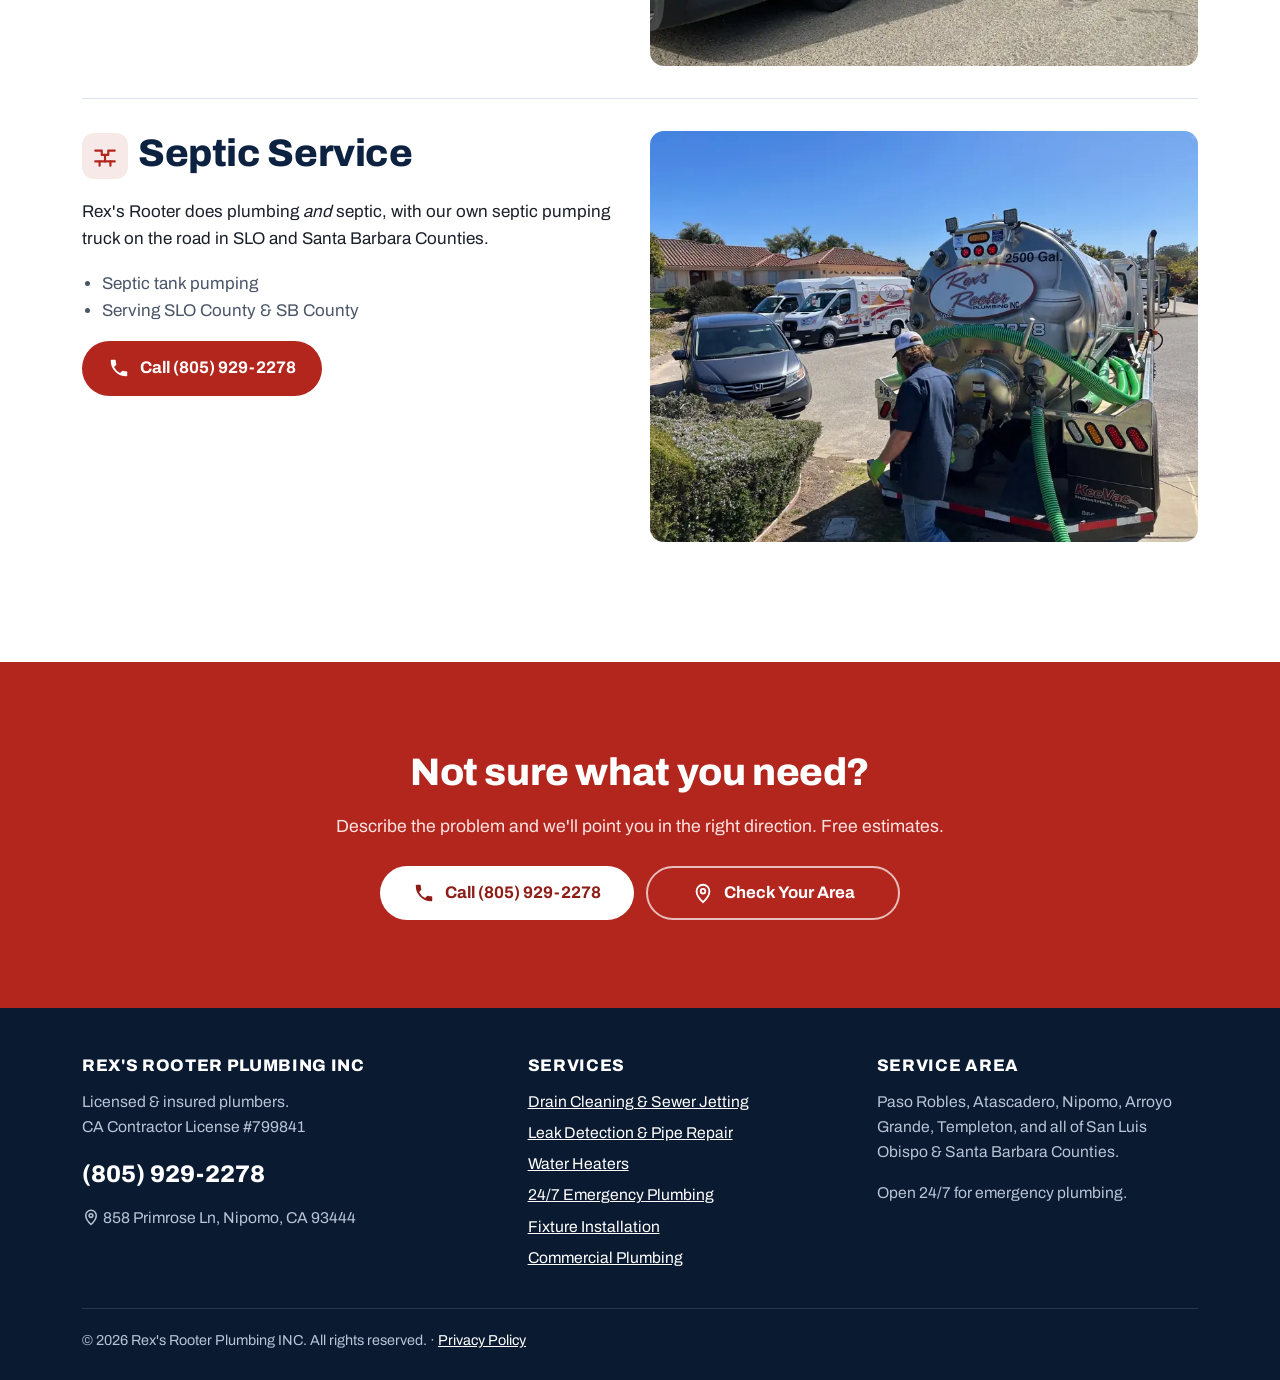
<file: services.html>
<!doctype html>
<html lang="en" class="no-js">
<head>
<meta charset="utf-8">
<meta name="viewport" content="width=device-width, initial-scale=1">
<title>Plumbing Services in San Luis Obispo County | Rex's Rooter Plumbing</title>
<meta name="description" content="Drain cleaning and sewer jetting, slab leak detection, water heater repair and tankless installs, fixtures, commercial and 24/7 emergency plumbing in SLO County. Call (805) 929-2278.">
<link rel="canonical" href="https://mathias1-creator.github.io/Rex-Rooter/services.html">
<meta name="theme-color" content="#0d2240">
<meta property="og:type" content="website">
<meta property="og:title" content="Plumbing Services | Rex's Rooter Plumbing">
<meta property="og:description" content="Licensed &amp; insured plumbing and septic service since 2000. Call (805) 929-2278.">
<meta property="og:image" content="https://mathias1-creator.github.io/Rex-Rooter/images/fleet-vans-1600.jpg">
<link rel="icon" href="data:image/svg+xml,%3Csvg xmlns='http://www.w3.org/2000/svg' viewBox='0 0 64 64'%3E%3Crect width='64' height='64' rx='14' fill='%23b3261e'/%3E%3Ctext x='32' y='44' font-family='Arial' font-weight='800' font-size='34' fill='white' text-anchor='middle'%3ER%3C/text%3E%3C/svg%3E">
<link rel="preload" href="fonts/archivo-800.woff2" as="font" type="font/woff2" crossorigin>
<link rel="stylesheet" href="css/styles.css?v=6">
<script type="application/ld+json">
{
  "@context": "https://schema.org",
  "@type": "Plumber",
  "name": "Rex's Rooter Plumbing INC",
  "url": "https://mathias1-creator.github.io/Rex-Rooter/services.html",
  "telephone": "+1-805-929-2278",
  "logo": "https://mathias1-creator.github.io/Rex-Rooter/images/logo.webp",
  "address": {"@type": "PostalAddress","streetAddress": "858 Primrose Ln","addressLocality": "Nipomo","addressRegion": "CA","postalCode": "93444","addressCountry": "US"},
  "areaServed": ["San Luis Obispo County, CA", "Santa Barbara County, CA"],
  "makesOffer": [
    {"@type": "Offer", "itemOffered": {"@type": "Service", "name": "Drain Cleaning & Sewer Jetting", "description": "Hydro jetting and camera inspection to clear clogged drains and sewer lines."}},
    {"@type": "Offer", "itemOffered": {"@type": "Service", "name": "Leak Detection & Pipe Repair", "description": "Slab leak detection, pipe replacement and repiping."}},
    {"@type": "Offer", "itemOffered": {"@type": "Service", "name": "Water Heater Installation & Repair", "description": "Tankless installation and traditional water heater repair, all major brands."}},
    {"@type": "Offer", "itemOffered": {"@type": "Service", "name": "24/7 Emergency Plumbing", "description": "Burst pipes, overflowing toilets, no hot water."}},
    {"@type": "Offer", "itemOffered": {"@type": "Service", "name": "Fixture Installation & Upgrades", "description": "Faucets, sinks, toilets, showers and garbage disposals."}},
    {"@type": "Offer", "itemOffered": {"@type": "Service", "name": "Commercial Plumbing", "description": "Maintenance, repairs and new installations for property managers, restaurants and offices."}}
  ]
}
</script>
</head>
<body>
<svg width="0" height="0" style="position:absolute" aria-hidden="true">
  <symbol id="i-phone" viewBox="0 0 24 24"><path fill="currentColor" d="M6.6 10.8a15.1 15.1 0 006.6 6.6l2.2-2.2a1 1 0 011-.25 11.4 11.4 0 003.6.57 1 1 0 011 1V20a1 1 0 01-1 1A17 17 0 013 4a1 1 0 011-1h3.5a1 1 0 011 1c0 1.25.2 2.45.57 3.6a1 1 0 01-.25 1z"/></symbol>
  <symbol id="i-check" viewBox="0 0 24 24"><path fill="none" stroke="currentColor" stroke-width="2.5" stroke-linecap="round" stroke-linejoin="round" d="M20 6L9 17l-5-5"/></symbol>
  <symbol id="i-drain" viewBox="0 0 24 24"><g fill="none" stroke="currentColor" stroke-width="2" stroke-linecap="round"><circle cx="12" cy="12" r="9"/><circle cx="12" cy="12" r="3"/><path d="M12 3v6M12 15v6M3 12h6M15 12h6"/></g></symbol>
  <symbol id="i-drop" viewBox="0 0 24 24"><path fill="none" stroke="currentColor" stroke-width="2" stroke-linejoin="round" d="M12 2.7S5 10 5 14.5a7 7 0 0014 0C19 10 12 2.7 12 2.7z"/></symbol>
  <symbol id="i-heater" viewBox="0 0 24 24"><g fill="none" stroke="currentColor" stroke-width="2" stroke-linecap="round"><rect x="6" y="2" width="12" height="18" rx="3"/><path d="M9 22h6M12 9c-1.5 1.5-1.5 3 0 4.5S13.5 16 12 17"/></g></symbol>
  <symbol id="i-sewer" viewBox="0 0 24 24"><g fill="none" stroke="currentColor" stroke-width="2" stroke-linecap="round" stroke-linejoin="round"><path d="M3 7h6v4h6V7h6"/><path d="M3 17h18"/><path d="M7 21v-4M17 21v-4M12 11v6"/></g></symbol>
  <symbol id="i-help" viewBox="0 0 24 24"><g fill="none" stroke="currentColor" stroke-width="2" stroke-linecap="round"><circle cx="12" cy="12" r="9.5"/><path d="M9.2 9a3 3 0 015.6 1c0 2-3 2.5-3 4.5"/><circle cx="12" cy="17.5" r=".6" fill="currentColor"/></g></symbol>
  <symbol id="i-bolt" viewBox="0 0 24 24"><path fill="none" stroke="currentColor" stroke-width="2" stroke-linejoin="round" d="M13 2L4 14h7l-1 8 9-12h-7z"/></symbol>
  <symbol id="i-faucet" viewBox="0 0 24 24"><g fill="none" stroke="currentColor" stroke-width="2" stroke-linecap="round" stroke-linejoin="round"><path d="M4 10h9a4 4 0 014 4v1"/><path d="M4 7v6M9 6V3M6 3h6M17 19v.5M17 22v.5"/></g></symbol>
  <symbol id="i-building" viewBox="0 0 24 24"><g fill="none" stroke="currentColor" stroke-width="2" stroke-linejoin="round"><path d="M4 21V5l8-3v19M12 9h8v12M2 21h20M7 8h2M7 12h2M7 16h2M15 13h2M15 17h2"/></g></symbol>
  <symbol id="i-shield" viewBox="0 0 24 24"><path fill="none" stroke="currentColor" stroke-width="2" stroke-linejoin="round" d="M12 2l8 3v6c0 5-3.4 9.3-8 11-4.6-1.7-8-6-8-11V5z"/></symbol>
  <symbol id="i-clock" viewBox="0 0 24 24"><g fill="none" stroke="currentColor" stroke-width="2" stroke-linecap="round"><circle cx="12" cy="12" r="9.5"/><path d="M12 7v5l3 2"/></g></symbol>
  <symbol id="i-pin" viewBox="0 0 24 24"><g fill="none" stroke="currentColor" stroke-width="2"><path d="M12 22s7-6.5 7-12a7 7 0 00-14 0c0 5.5 7 12 7 12z"/><circle cx="12" cy="10" r="2.5"/></g></symbol>
  <symbol id="i-left" viewBox="0 0 24 24"><path fill="none" stroke="currentColor" stroke-width="2.5" stroke-linecap="round" stroke-linejoin="round" d="M15 18l-6-6 6-6"/></symbol>
  <symbol id="i-right" viewBox="0 0 24 24"><path fill="none" stroke="currentColor" stroke-width="2.5" stroke-linecap="round" stroke-linejoin="round" d="M9 18l6-6-6-6"/></symbol>
</svg>

<a class="skip-link" href="#main">Skip to main content</a>

<header class="site-header">
  <div class="container header-inner">
    <a class="brand" href="./" aria-label="Rex's Rooter Plumbing home">
      <img class="brand-logo" src="images/logo.webp" alt="Rex's Rooter Plumbing Inc." width="104" height="52">
      <span class="brand-text"><span class="brand-sub">Plumbing &amp; Septic</span><span class="brand-sub">CA Lic #799841</span></span>
    </a>
    <button class="nav-toggle" type="button" aria-expanded="false" aria-controls="site-nav" aria-label="Open menu"><span></span></button>
    <nav class="site-nav" id="site-nav" aria-label="Main">
      <ul>
        <li><a href="./">Home</a></li>
        <li><a href="services.html" aria-current="page">Services</a></li>
        <li><a href="./#service-area">Service Area</a></li>
        <li><a href="./#why-rex">Why Us</a></li>
        <li><a href="./#faq">FAQ</a></li>
        <li><a class="btn btn--red" href="tel:+18059292278"><svg aria-hidden="true"><use href="#i-phone"/></svg>(805) 929-2278</a></li>
      </ul>
    </nav>
  </div>
</header>

<main id="main">
  <section class="page-hero">
    <div class="container">
      <span class="badge" data-status style="background:rgba(255,255,255,.14);color:#fff"><span class="dot" aria-hidden="true"></span><span class="label">24/7 Emergency Service</span></span>
      <h1 style="margin-top:14px">24-hour SLO plumbing services</h1>
      <p>Residential and commercial plumbing and septic across San Luis Obispo and Santa Barbara Counties since 2000. CA Lic #799841. Tap a service to call us about it.</p>
    </div>
  </section>
  <section class="section" style="padding-top:24px">
    <div class="container">
    <article class="service-block reveal" id="emergency">
      <div>
        <h2><span class="icon-chip" style="display:inline-grid;vertical-align:middle;margin-right:10px"><svg aria-hidden="true" width="26" height="26"><use href="#i-bolt"/></svg></span>Emergency Plumbing, Available 24/7</h2>
        <p>Burst pipe? Overflowing toilet? No hot water? Our 24-hour emergency plumbers are ready to respond quickly anywhere in Paso Robles, Atascadero, Arroyo Grande or Nipomo.</p>
        <ul><li>Burst and leaking pipes</li><li>Overflowing toilets</li><li>No hot water</li><li>Sewer backups</li></ul>
        <div class="btn-row">
          <a class="btn btn--red" href="tel:+18059292278"><svg aria-hidden="true"><use href="#i-phone"/></svg>Call (805) 929-2278</a>
        </div>
      </div>
      
  <img src="images/svc-emergency-800.webp" alt="Rex's Rooter service van showing the 24/7 number 929-2278" width="800" height="600" loading="lazy" decoding="async" style="border-radius:14px;width:100%;aspect-ratio:4/3;object-fit:cover">
    </article>
    <article class="service-block reveal" id="drain-cleaning">
      <div>
        <h2><span class="icon-chip" style="display:inline-grid;vertical-align:middle;margin-right:10px"><svg aria-hidden="true" width="26" height="26"><use href="#i-drain"/></svg></span>Drain Cleaning &amp; Sewer Jetting</h2>
        <p>Clogged drains or backed-up sewer lines? Our plumbers use hydro jetting and camera inspection technology to clean and clear your system efficiently. Fast, effective drain cleaning for homes and businesses.</p>
        <ul><li>Hydro jetting</li><li>Sewer camera inspection</li><li>Kitchen, bath and main line clogs</li><li>Sewer line replacement &amp; repair</li></ul>
        <div class="btn-row">
          <a class="btn btn--red" href="tel:+18059292278"><svg aria-hidden="true"><use href="#i-phone"/></svg>Call (805) 929-2278</a>
        </div>
      </div>
      <img src="images/sewer-excavation-800.webp" alt="Rex's Rooter plumber working on an exposed underground sewer line" width="800" height="600" loading="lazy" decoding="async" style="border-radius:14px;width:100%;aspect-ratio:4/3;object-fit:cover">
    </article>
    <article class="service-block reveal" id="leak-detection">
      <div>
        <h2><span class="icon-chip" style="display:inline-grid;vertical-align:middle;margin-right:10px"><svg aria-hidden="true" width="26" height="26"><use href="#i-drop"/></svg></span>Leak Detection &amp; Pipe Repair</h2>
        <p>Hidden leaks can cause major damage. Our team specializes in slab leak detection, pipe replacement and repiping services throughout Atascadero and San Luis Obispo County.</p>
        <ul><li>Slab leak detection</li><li>Pipe replacement</li><li>Whole-home repiping</li></ul>
        <div class="btn-row">
          <a class="btn btn--red" href="tel:+18059292278"><svg aria-hidden="true"><use href="#i-phone"/></svg>Call (805) 929-2278</a>
        </div>
      </div>
      
  <img src="images/svc-leaks-800.webp" alt="Rex's Rooter van listing leaks and sewer line replacement and repair" width="800" height="600" loading="lazy" decoding="async" style="border-radius:14px;width:100%;aspect-ratio:4/3;object-fit:cover">
    </article>
    <article class="service-block reveal" id="water-heaters">
      <div>
        <h2><span class="icon-chip" style="display:inline-grid;vertical-align:middle;margin-right:10px"><svg aria-hidden="true" width="26" height="26"><use href="#i-heater"/></svg></span>Water Heater Installation &amp; Repair</h2>
        <p>Whether you need tankless water heater installation or a traditional water heater repair, we've got you covered. We service all major brands and help improve your home's energy efficiency.</p>
        <ul><li>Tankless water heater installation</li><li>Tank water heater repair and replacement</li><li>All major brands</li><li>Best water heater prices</li></ul>
        <div class="btn-row">
          <a class="btn btn--red" href="tel:+18059292278"><svg aria-hidden="true"><use href="#i-phone"/></svg>Call (805) 929-2278</a>
        </div>
      </div>
      
  <img src="images/svc-water-heaters-800.webp" alt="Rex's Rooter van advertising water heaters and Best Water Heater Prices" width="800" height="600" loading="lazy" decoding="async" style="border-radius:14px;width:100%;aspect-ratio:4/3;object-fit:cover">
    </article>
    <article class="service-block reveal" id="fixtures">
      <div>
        <h2><span class="icon-chip" style="display:inline-grid;vertical-align:middle;margin-right:10px"><svg aria-hidden="true" width="26" height="26"><use href="#i-faucet"/></svg></span>Fixture Installation &amp; Upgrades</h2>
        <p>Upgrade your kitchen or bathroom with professional fixture installation. We install and replace faucets, sinks, toilets, showers and garbage disposals for reliable performance and a clean finish.</p>
        <ul><li>Faucets and sinks</li><li>Toilets and showers</li><li>Garbage disposals</li></ul>
        <div class="btn-row">
          <a class="btn btn--red" href="tel:+18059292278"><svg aria-hidden="true"><use href="#i-phone"/></svg>Call (805) 929-2278</a>
        </div>
      </div>
      
  <img src="images/svc-fixtures-800.webp" alt="Rex's Rooter service van with the company phone number" width="800" height="600" loading="lazy" decoding="async" style="border-radius:14px;width:100%;aspect-ratio:4/3;object-fit:cover">
    </article>
    <article class="service-block reveal" id="commercial">
      <div>
        <h2><span class="icon-chip" style="display:inline-grid;vertical-align:middle;margin-right:10px"><svg aria-hidden="true" width="26" height="26"><use href="#i-building"/></svg></span>Commercial Plumbing</h2>
        <p>Trusted by property managers, restaurants and offices across the Central Coast. We handle commercial plumbing maintenance, repairs and new installations with minimal disruption to your operations.</p>
        <ul><li>Property managers</li><li>Restaurants</li><li>Offices</li></ul>
        <div class="btn-row">
          <a class="btn btn--red" href="tel:+18059292278"><svg aria-hidden="true"><use href="#i-phone"/></svg>Call (805) 929-2278</a>
        </div>
      </div>
      <img src="images/fleet-vans-800.webp" alt="Rex's Rooter service vans ready for commercial calls" width="800" height="600" loading="lazy" decoding="async" style="border-radius:14px;width:100%;aspect-ratio:4/3;object-fit:cover">
    </article>
    <article class="service-block reveal" id="septic">
      <div>
        <h2><span class="icon-chip" style="display:inline-grid;vertical-align:middle;margin-right:10px"><svg aria-hidden="true" width="26" height="26"><use href="#i-sewer"/></svg></span>Septic Service</h2>
        <p>Rex's Rooter does plumbing <em>and</em> septic, with our own septic pumping truck on the road in SLO and Santa Barbara Counties.</p>
        <ul><li>Septic tank pumping</li><li>Serving SLO County &amp; SB County</li></ul>
        <div class="btn-row">
          <a class="btn btn--red" href="tel:+18059292278"><svg aria-hidden="true"><use href="#i-phone"/></svg>Call (805) 929-2278</a>
        </div>
      </div>
      <img src="images/septic-pumping-800.webp" alt="Rex's Rooter technician pumping a residential septic tank" width="800" height="600" loading="lazy" decoding="async" style="border-radius:14px;width:100%;aspect-ratio:4/3;object-fit:cover">
    </article>
    </div>
  </section>
  <section class="section cta-band" aria-labelledby="cta-title">
    <div class="container reveal">
      <h2 id="cta-title">Not sure what you need?</h2>
      <p>Describe the problem and we'll point you in the right direction. Free estimates.</p>
      <div class="btn-row">
        <a class="btn btn--white" href="tel:+18059292278"><svg aria-hidden="true"><use href="#i-phone"/></svg>Call (805) 929-2278</a>
        <a class="btn btn--ghost" href="./#service-area"><svg aria-hidden="true"><use href="#i-pin"/></svg>Check Your Area</a>
      </div>
    </div>
  </section>
</main>

<footer class="site-footer">
  <div class="container">
    <div class="footer-grid">
      <div>
        <h2>Rex's Rooter Plumbing INC</h2>
        <p>Licensed &amp; insured plumbers.<br>CA Contractor License #799841</p>
        <a class="footer-phone" href="tel:+18059292278">(805) 929-2278</a>
        <p style="margin-top:12px"><svg aria-hidden="true" width="18" height="18" style="vertical-align:-3px"><use href="#i-pin"/></svg> 858 Primrose Ln, Nipomo, CA 93444</p>
      </div>
      <div>
        <h2>Services</h2>
        <ul>
          <li><a href="services.html#drain-cleaning">Drain Cleaning &amp; Sewer Jetting</a></li>
          <li><a href="services.html#leak-detection">Leak Detection &amp; Pipe Repair</a></li>
          <li><a href="services.html#water-heaters">Water Heaters</a></li>
          <li><a href="services.html#emergency">24/7 Emergency Plumbing</a></li>
          <li><a href="services.html#fixtures">Fixture Installation</a></li>
          <li><a href="services.html#commercial">Commercial Plumbing</a></li>
        </ul>
      </div>
      <div>
        <h2>Service Area</h2>
        <p>Paso Robles, Atascadero, Nipomo, Arroyo Grande, Templeton, and all of San Luis Obispo &amp; Santa Barbara Counties.</p>
        <p>Open 24/7 for emergency plumbing.</p>
      </div>
    </div>
    <div class="footer-bottom">&copy; <span id="year">2026</span> Rex's Rooter Plumbing INC. All rights reserved. &middot; <a href="privacy.html">Privacy Policy</a></div>
  </div>
</footer>

<nav class="action-bar" aria-label="Quick contact">
  <a class="btn btn--red" href="tel:+18059292278"><svg aria-hidden="true"><use href="#i-phone"/></svg>Call Now (805) 929-2278</a>
</nav>

<script src="js/main.js?v=5" defer></script>
</body>
</html>
</file>
<file: css/styles.css>
/* Rex's Rooter Plumbing — mobile-first stylesheet */
@font-face { font-family: "Archivo"; font-style: normal; font-weight: 400; font-display: swap; src: url("../fonts/archivo-400.woff2") format("woff2"); }
@font-face { font-family: "Archivo"; font-style: normal; font-weight: 600; font-display: swap; src: url("../fonts/archivo-600.woff2") format("woff2"); }
@font-face { font-family: "Archivo"; font-style: normal; font-weight: 700; font-display: swap; src: url("../fonts/archivo-700.woff2") format("woff2"); }
@font-face { font-family: "Archivo"; font-style: normal; font-weight: 800; font-display: swap; src: url("../fonts/archivo-800.woff2") format("woff2"); }
:root {
  --navy: #0d2240;
  --navy-2: #163560;
  --red: #b3261e;
  --red-dark: #8f1d17;
  --gold: #f2b134;
  --ink: #1a1f29;
  --muted: #4a5568;
  --line: #dde3ec;
  --bg: #ffffff;
  --bg-soft: #f4f6fa;
  --green: #1d7a46;
  --radius: 14px;
  --shadow: 0 10px 30px rgba(13, 34, 64, .12);
  --font: "Archivo", system-ui, -apple-system, "Segoe UI", Roboto, Arial, sans-serif;
  --bar-h: 72px;
}

*, *::before, *::after { box-sizing: border-box; }
html { scroll-behavior: smooth; -webkit-text-size-adjust: 100%; }
@media (prefers-reduced-motion: reduce) { html { scroll-behavior: auto; } *, *::before, *::after { animation: none !important; transition: none !important; } }

body {
  margin: 0;
  font-family: var(--font);
  font-size: 1.0625rem; /* 17px */
  line-height: 1.6;
  color: var(--ink);
  background: var(--bg);
  padding-bottom: var(--bar-h); /* room for sticky mobile bar */
}
img { max-width: 100%; height: auto; display: block; }
a { color: var(--red-dark); }
h1, h2, h3 { line-height: 1.15; margin: 0 0 .5em; letter-spacing: -.01em; color: var(--navy); }
h1 { font-size: clamp(2rem, 8vw, 3.5rem); font-weight: 800; }
h2 { font-size: clamp(1.6rem, 5.5vw, 2.4rem); font-weight: 800; }
h3 { font-size: 1.25rem; font-weight: 700; }
p { margin: 0 0 1em; }

:focus-visible { outline: 3px solid var(--gold); outline-offset: 3px; border-radius: 4px; }

.skip-link { position: absolute; left: -9999px; top: 0; background: var(--navy); color: #fff; padding: 12px 16px; z-index: 100; }
.skip-link:focus { left: 8px; top: 8px; }

.container { width: 100%; max-width: 1180px; margin: 0 auto; padding: 0 20px; }
.section { padding: 64px 0; }
.section--soft { background: var(--bg-soft); }
.section--navy { background: var(--navy); color: #e9eef6; }
.section--navy h2, .section--navy h3 { color: #fff; }
.eyebrow { display: inline-block; font-size: .85rem; font-weight: 700; letter-spacing: .12em; text-transform: uppercase; color: var(--red); margin-bottom: .6em; }
.section--navy .eyebrow { color: var(--gold); }
.lead { font-size: 1.15rem; color: var(--muted); max-width: 60ch; }
.section--navy .lead { color: #c9d4e5; }

/* Buttons */
.btn {
  display: inline-flex; align-items: center; justify-content: center; gap: 10px;
  min-height: 52px; padding: 12px 24px;
  font: inherit; font-weight: 700; font-size: 1.05rem;
  border-radius: 999px; border: 2px solid transparent;
  text-decoration: none; cursor: pointer;
  transition: transform .15s ease, background-color .15s ease;
}
.btn:active { transform: scale(.98); }
.btn svg { width: 22px; height: 22px; flex: none; }
.btn--red { background: var(--red); color: #fff; }
.btn--red:hover { background: var(--red-dark); }
.btn--navy { background: var(--navy); color: #fff; }
.btn--navy:hover { background: var(--navy-2); }
.btn--ghost { background: transparent; color: #fff; border-color: rgba(255,255,255,.7); }
.btn--ghost:hover { background: rgba(255,255,255,.1); }
.btn--outline { background: #fff; color: var(--navy); border-color: var(--navy); }
.btn--outline:hover { background: var(--bg-soft); }
.btn--block { width: 100%; }

/* Header */
.site-header { position: sticky; top: 0; z-index: 50; background: #fff; border-bottom: 1px solid var(--line); }
.header-inner { display: flex; align-items: center; justify-content: space-between; min-height: 68px; gap: 12px; }
.brand { display: flex; align-items: center; gap: 10px; text-decoration: none; color: var(--navy); }
.brand-mark { width: 42px; height: 42px; border-radius: 10px; background: var(--red); color: #fff; display: grid; place-items: center; font-weight: 800; font-size: 1.3rem; }
.brand-text { display: flex; flex-direction: column; line-height: 1.05; }
.brand-name { font-weight: 800; font-size: 1.1rem; }
.brand-sub { font-size: .78rem; color: var(--muted); font-weight: 600; letter-spacing: .02em; }
.header-call { display: none; }

.nav-toggle {
  width: 48px; height: 48px; border: 0; background: var(--bg-soft); border-radius: 12px;
  display: grid; place-items: center; cursor: pointer;
}
.nav-toggle span, .nav-toggle span::before, .nav-toggle span::after {
  display: block; width: 22px; height: 2.5px; background: var(--navy); border-radius: 2px; position: relative; transition: transform .2s ease;
}
.nav-toggle span::before, .nav-toggle span::after { content: ""; position: absolute; left: 0; }
.nav-toggle span::before { top: -7px; }
.nav-toggle span::after { top: 7px; }
.nav-toggle[aria-expanded="true"] span { background: transparent; }
.nav-toggle[aria-expanded="true"] span::before { transform: translateY(7px) rotate(45deg); }
.nav-toggle[aria-expanded="true"] span::after { transform: translateY(-7px) rotate(-45deg); }

.site-nav { display: none; position: absolute; top: 100%; left: 0; right: 0; background: #fff; border-bottom: 1px solid var(--line); box-shadow: var(--shadow); }
.site-nav.is-open { display: block; }
.site-nav ul { list-style: none; margin: 0; padding: 8px 20px 20px; }
.site-nav a { display: flex; align-items: center; min-height: 52px; font-weight: 700; color: var(--navy); text-decoration: none; border-bottom: 1px solid var(--line); }
.site-nav a[aria-current="page"] { color: var(--red); }
.site-nav .btn { margin-top: 16px; border-bottom: 0; color: #fff; }

/* Status badge */
.badge { display: inline-flex; align-items: center; gap: 8px; padding: 6px 14px; border-radius: 999px; font-weight: 700; font-size: .9rem; background: rgba(29,122,70,.14); color: #0f5a32; }
.badge .dot { width: 10px; height: 10px; border-radius: 50%; background: var(--green); box-shadow: 0 0 0 0 rgba(29,122,70,.6); animation: pulse 2s infinite; }
.hero .badge { background: rgba(255,255,255,.14); color: #fff; }
.hero .badge .dot { background: #3ddc84; }
@keyframes pulse { 0% { box-shadow: 0 0 0 0 rgba(61,220,132,.6); } 70% { box-shadow: 0 0 0 10px rgba(61,220,132,0); } 100% { box-shadow: 0 0 0 0 rgba(61,220,132,0); } }

/* Hero */
.hero { position: relative; color: #fff; background: var(--navy); overflow: hidden; }
.hero-media { position: absolute; inset: 0; }
.hero-media img { width: 100%; height: 100%; object-fit: cover; object-position: 30% center; }
.hero-media::after { content: ""; position: absolute; inset: 0; background: linear-gradient(180deg, rgba(13,34,64,.82) 0%, rgba(13,34,64,.92) 60%, rgba(13,34,64,.97) 100%); }
.hero-inner { position: relative; padding-top: 48px; padding-bottom: 56px; }
.hero h1 { color: #fff; margin-top: 16px; }
.hero h1 em { font-style: normal; color: var(--gold); }
.hero-sub { font-size: 1.15rem; color: #d6deeb; max-width: 40ch; }
.hero-phone { display: inline-block; font-size: clamp(1.9rem, 9vw, 2.8rem); font-weight: 800; color: #fff; text-decoration: none; margin: 4px 0 20px; letter-spacing: .01em; }
.hero-phone:hover { color: var(--gold); }
.hero-ctas { display: grid; gap: 12px; }
.hero-area { margin-top: 24px; font-size: .98rem; color: #c9d4e5; }
.hero-area strong { color: #fff; }
.trust-row { list-style: none; padding: 0; margin: 28px 0 0; display: grid; grid-template-columns: 1fr 1fr; gap: 10px; }
.trust-row li { display: flex; align-items: center; gap: 8px; font-weight: 600; font-size: .95rem; background: rgba(255,255,255,.08); padding: 10px 12px; border-radius: 10px; }
.trust-row svg { width: 20px; height: 20px; color: var(--gold); flex: none; }

/* Problem picker */
.picker { display: grid; grid-template-columns: 1fr 1fr; gap: 12px; margin-top: 24px; }
.picker button {
  min-height: 96px; padding: 16px 12px; border-radius: var(--radius); border: 2px solid var(--line); background: #fff;
  font: inherit; font-weight: 700; color: var(--navy); cursor: pointer; display: flex; flex-direction: column; align-items: center; justify-content: center; gap: 8px; text-align: center;
  transition: border-color .15s, transform .15s, box-shadow .15s;
}
.picker button:hover { border-color: var(--red); box-shadow: var(--shadow); }
.picker button:active { transform: scale(.97); }
.picker svg { width: 32px; height: 32px; color: var(--red); }
.picker button:last-child:nth-child(odd) { grid-column: 1 / -1; }
.picker-note { margin-top: 14px; font-size: .95rem; color: var(--muted); }

/* Cards / services */
.grid { display: grid; gap: 18px; }
.card { background: #fff; border: 1px solid var(--line); border-radius: var(--radius); padding: 24px; }
.card h3 { display: flex; align-items: center; gap: 12px; }
.icon-chip { width: 46px; height: 46px; border-radius: 12px; background: rgba(179,38,30,.1); color: var(--red); display: grid; place-items: center; flex: none; }
.icon-chip svg { width: 26px; height: 26px; }
.card p { color: var(--muted); margin: 0; }
.card--featured { background: var(--navy); border-color: var(--navy); color: #fff; }
.card--featured h3 { color: #fff; }
.card--featured p { color: #c9d4e5; }
.card--featured .icon-chip { background: var(--red); color: #fff; }
.card .card-link { display: inline-flex; align-items: center; min-height: 48px; font-weight: 700; margin-top: 8px; text-decoration: none; }
.card--featured .card-link { color: var(--gold); }

/* Service detail blocks (services page) */
.service-block { display: grid; gap: 20px; padding: 32px 0; border-bottom: 1px solid var(--line); }
.service-block:last-child { border-bottom: 0; }
.service-block ul { padding-left: 1.2em; color: var(--muted); }
.service-block .btn-row { display: flex; flex-wrap: wrap; gap: 12px; }

/* About / split */
.split { display: grid; gap: 28px; align-items: center; }
.split img { border-radius: var(--radius); box-shadow: var(--shadow); width: 100%; aspect-ratio: 4 / 3; object-fit: cover; }
.checklist { list-style: none; padding: 0; margin: 0 0 1.2em; }
.checklist li { position: relative; padding-left: 32px; margin-bottom: 10px; }
.checklist li::before { content: ""; position: absolute; left: 0; top: 4px; width: 20px; height: 20px; border-radius: 50%; background: var(--green) url("data:image/svg+xml,%3Csvg xmlns='http://www.w3.org/2000/svg' viewBox='0 0 24 24' fill='none' stroke='white' stroke-width='3.5' stroke-linecap='round' stroke-linejoin='round'%3E%3Cpath d='M5 12l5 5L20 7'/%3E%3C/svg%3E") center / 12px no-repeat; }
blockquote.pull { margin: 0; padding: 18px 20px; border-left: 4px solid var(--red); background: var(--bg-soft); border-radius: 0 var(--radius) var(--radius) 0; font-size: 1.1rem; font-weight: 600; color: var(--navy); }

/* Gallery */
.gallery { display: grid; grid-template-columns: 1fr 1fr; gap: 10px; }
.gallery figure { margin: 0; position: relative; border-radius: 12px; overflow: hidden; background: var(--bg-soft); }
.gallery img { width: 100%; height: 100%; aspect-ratio: 1; object-fit: cover; }
.gallery figcaption { position: absolute; left: 0; right: 0; bottom: 0; padding: 22px 10px 8px; font-size: .85rem; font-weight: 600; color: #fff; background: linear-gradient(transparent, rgba(0,0,0,.75)); }
.gallery figure:first-child { grid-column: 1 / -1; }
.gallery figure:first-child img { aspect-ratio: 16 / 9; }

/* Area checker */
.checker { background: #fff; color: var(--ink); border-radius: var(--radius); padding: 22px; box-shadow: var(--shadow); }
.checker label { display: block; font-weight: 700; margin-bottom: 8px; color: var(--navy); }
.checker-row { display: grid; gap: 10px; }
.checker input {
  width: 100%; min-height: 52px; padding: 12px 16px; font: inherit; font-size: 1.05rem; border: 2px solid #9aa7b8; border-radius: 12px; color: var(--ink);
}
.checker input:focus { border-color: var(--navy); outline: 3px solid var(--gold); outline-offset: 1px; }
.checker-result { margin-top: 14px; border-radius: 12px; font-weight: 600; }
.checker-result:empty { display: none; }
.checker-result.is-yes { padding: 16px; background: #e6f4ec; color: #0f5a32; }
.checker-result.is-maybe { padding: 16px; background: #fff6e0; color: #6b4a00; }
.checker-result .btn { margin-top: 12px; }
.city-list { list-style: none; padding: 0; margin: 24px 0 0; display: flex; flex-wrap: wrap; gap: 10px; }
.city-list li { padding: 10px 16px; border-radius: 999px; background: rgba(255,255,255,.1); font-weight: 700; color: #fff; }
.city-list li.more { background: transparent; border: 1px dashed rgba(255,255,255,.5); font-weight: 600; }

/* Reviews carousel */
.carousel { position: relative; }
.carousel-track { display: flex; gap: 16px; overflow-x: auto; scroll-snap-type: x mandatory; scroll-behavior: smooth; padding: 4px 4px 16px; -webkit-overflow-scrolling: touch; scrollbar-width: none; }
.carousel-track::-webkit-scrollbar { display: none; }
.review { flex: 0 0 88%; scroll-snap-align: start; background: #fff; border: 1px solid var(--line); border-radius: var(--radius); padding: 24px; }
.review .stars { color: var(--gold); font-size: 1.2rem; letter-spacing: 2px; margin-bottom: 8px; }
.review p { font-size: 1.05rem; }
.review cite { font-style: normal; font-weight: 700; color: var(--navy); }
.review--placeholder { border: 2px dashed var(--red); background: #fff8f7; }
.placeholder-tag { display: inline-block; background: var(--red); color: #fff; font-size: .75rem; font-weight: 800; letter-spacing: .08em; text-transform: uppercase; padding: 4px 10px; border-radius: 6px; margin-bottom: 10px; }
.carousel-controls { display: flex; align-items: center; justify-content: center; gap: 14px; margin-top: 8px; }
.carousel-btn { width: 48px; height: 48px; border-radius: 50%; border: 2px solid var(--navy); background: #fff; color: var(--navy); cursor: pointer; display: grid; place-items: center; }
.carousel-btn svg { width: 22px; height: 22px; }
.carousel-btn:disabled { opacity: .35; cursor: default; }
.carousel-dots { display: flex; gap: 0; }
.carousel-dots button { width: 28px; height: 48px; border: 0; background: none; cursor: pointer; display: grid; place-items: center; padding: 0; }
.carousel-dots button::before { content: ""; width: 10px; height: 10px; border-radius: 50%; background: #b9c3d1; transition: background .2s, transform .2s; }
.carousel-dots button[aria-current="true"]::before { background: var(--red); transform: scale(1.3); }

/* FAQ */
.faq { max-width: 820px; }
.faq-item { border-bottom: 1px solid var(--line); }
.faq-item h3 { margin: 0; font-size: 1.1rem; }
.faq-q {
  width: 100%; min-height: 64px; padding: 16px 0; background: none; border: 0; text-align: left; font: inherit; font-weight: 700; font-size: 1.08rem; color: var(--navy);
  display: flex; align-items: center; justify-content: space-between; gap: 16px; cursor: pointer;
}
.faq-q .plus { width: 32px; height: 32px; flex: none; border-radius: 50%; background: var(--bg-soft); position: relative; transition: transform .25s ease; }
.faq-q .plus::before, .faq-q .plus::after { content: ""; position: absolute; left: 50%; top: 50%; width: 14px; height: 2.5px; background: var(--red); transform: translate(-50%, -50%); }
.faq-q .plus::after { transform: translate(-50%, -50%) rotate(90deg); transition: transform .25s ease; }
.faq-q[aria-expanded="true"] .plus::after { transform: translate(-50%, -50%) rotate(0); }
.faq-a { display: grid; grid-template-rows: 0fr; transition: grid-template-rows .3s ease; }
.faq-a > div { overflow: hidden; }
.faq-a p { color: var(--muted); padding-bottom: 18px; margin: 0; }
.faq-item.is-open .faq-a { grid-template-rows: 1fr; }

/* CTA band */
.cta-band { background: var(--red); color: #fff; text-align: center; }
.cta-band h2 { color: #fff; }
.cta-band p { color: #fde3e1; font-size: 1.1rem; }
.cta-band .btn-row { display: grid; gap: 12px; max-width: 520px; margin: 24px auto 0; }
.cta-band .btn--white { background: #fff; color: var(--red-dark); }
.cta-band .btn--white:hover { background: #fde3e1; }

/* Footer */
.site-footer { background: #0a1a31; color: #b8c4d6; padding: 48px 0 28px; font-size: .98rem; }
.site-footer a { color: #fff; }
.footer-grid { display: grid; gap: 28px; }
.site-footer h2 { font-size: 1.05rem; color: #fff; letter-spacing: .04em; text-transform: uppercase; margin-bottom: .8em; }
.site-footer ul { list-style: none; padding: 0; margin: 0; }
.site-footer li { margin-bottom: 6px; }
.footer-phone { font-size: 1.5rem; font-weight: 800; text-decoration: none; }
.footer-bottom { border-top: 1px solid rgba(255,255,255,.12); margin-top: 32px; padding-top: 20px; font-size: .9rem; }
.todo { background: #fff3c4; color: #5a4300; padding: 1px 6px; border-radius: 4px; font-weight: 700; font-size: .9em; }

/* Sticky mobile action bar */
.action-bar {
  position: fixed; left: 0; right: 0; bottom: 0; z-index: 60; height: var(--bar-h);
  display: grid; grid-template-columns: 1fr; gap: 10px; padding: 10px 12px calc(10px + env(safe-area-inset-bottom));
  background: rgba(255,255,255,.97); border-top: 1px solid var(--line); box-shadow: 0 -6px 20px rgba(13,34,64,.12);
}
.action-bar .btn { min-height: 52px; padding: 8px 12px; }

/* Page hero (inner pages) */
.page-hero { background: var(--navy); color: #fff; padding: 44px 0; }
.page-hero h1 { color: #fff; }
.page-hero p { color: #c9d4e5; font-size: 1.1rem; max-width: 60ch; }

/* Reveal animations */
.reveal { opacity: 0; transform: translateY(18px); transition: opacity .55s ease, transform .55s ease; }
.reveal.is-visible { opacity: 1; transform: none; }
.no-js .reveal { opacity: 1; transform: none; }

/* ---------- Tablet ---------- */
@media (min-width: 768px) {
  .section { padding: 88px 0; }
  .container { padding: 0 32px; }
  .hero-inner { padding-top: 88px; padding-bottom: 96px; }
  .hero-ctas { grid-template-columns: auto auto; justify-content: start; }
  .trust-row { grid-template-columns: repeat(4, auto); justify-content: start; }
  .picker { grid-template-columns: repeat(3, 1fr); }
  .picker button:last-child:nth-child(odd) { grid-column: auto; }
  .grid--services { grid-template-columns: 1fr 1fr; }
  .gallery { grid-template-columns: repeat(3, 1fr); }
  .gallery figure:first-child { grid-column: span 2; grid-row: span 2; }
  .gallery figure:first-child img { aspect-ratio: auto; }
  .review { flex-basis: calc(50% - 8px); }
  .checker-row { grid-template-columns: 1fr auto; }
  .cta-band .btn-row { grid-template-columns: 1fr 1fr; }
  .footer-grid { grid-template-columns: 1.3fr 1fr 1fr; }
  .service-block { grid-template-columns: 1fr 1fr; align-items: start; }
}

/* ---------- Desktop ---------- */
@media (min-width: 1024px) {
  body { padding-bottom: 0; }
  .action-bar { display: none; }
  .nav-toggle { display: none; }
  .site-nav { display: block !important; position: static; box-shadow: none; border: 0; background: none; }
  .site-nav ul { display: flex; align-items: center; gap: 28px; padding: 0; }
  .site-nav a { border: 0; min-height: 48px; }
  .site-nav a:hover { color: var(--red); }
  .site-nav .btn { margin: 0; }
  .header-inner { min-height: 80px; }
  .picker { grid-template-columns: repeat(5, 1fr); }
  .grid--services { grid-template-columns: repeat(3, 1fr); }
  .split { grid-template-columns: 1fr 1fr; gap: 56px; }
  .area-grid { display: grid; grid-template-columns: 1.1fr 1fr; gap: 56px; align-items: center; }
  .review { flex-basis: calc(33.333% - 11px); }
  .hero h1 { max-width: 16ch; }
}

/* Logo, card photos, reason cards */
.brand-logo { height: 48px; width: auto; }
.brand-text .brand-sub:first-child { color: var(--navy); font-weight: 700; }
.card { overflow: hidden; }
.card-img { width: calc(100% + 48px); max-width: none; margin: -24px -24px 18px; aspect-ratio: 16 / 10; object-fit: cover; }
.review h3 { color: var(--navy); margin-bottom: .4em; }
.review p { color: var(--muted); margin: 0; }
.review { border-top: 4px solid var(--red); }

/* Legal pages */
.legal { max-width: 760px; }
.legal h2 { font-size: 1.35rem; margin-top: 1.8em; }
.legal ul { padding-left: 1.2em; }
.legal li { margin-bottom: .4em; }
</file>
